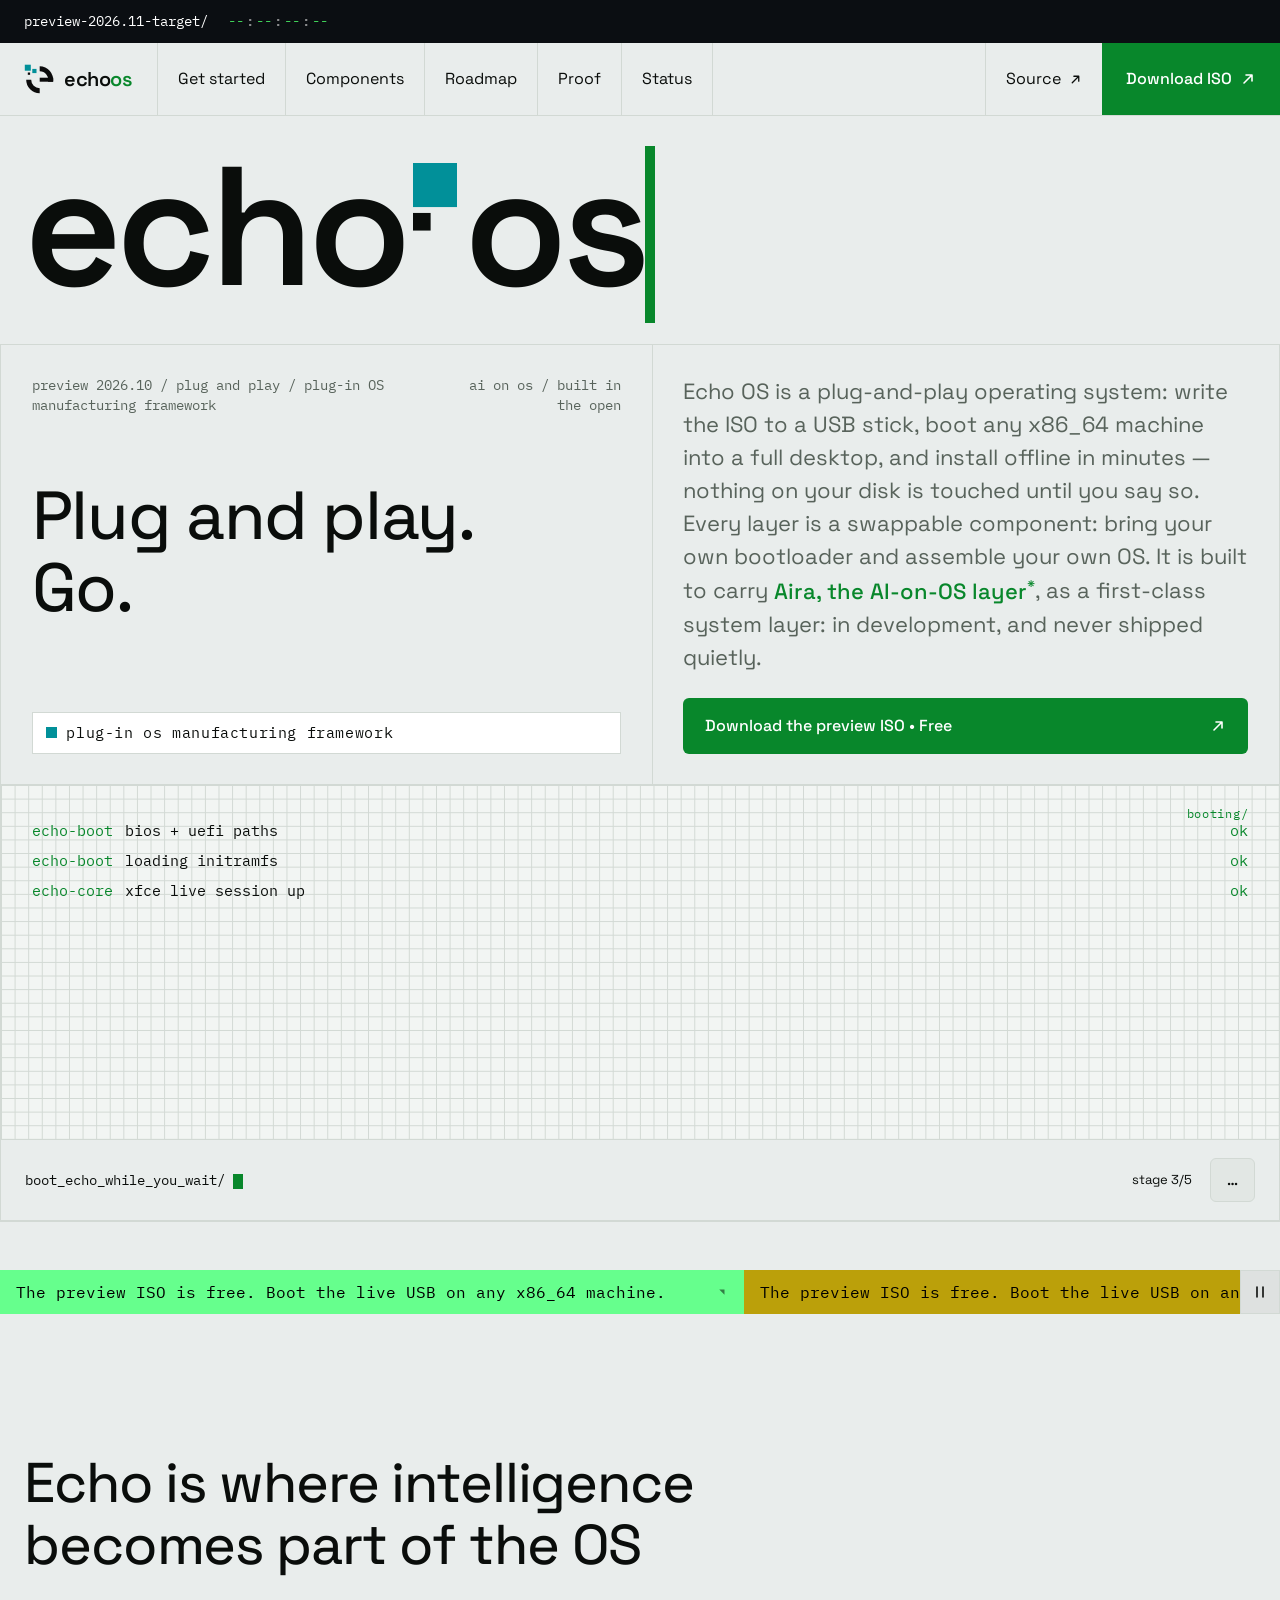
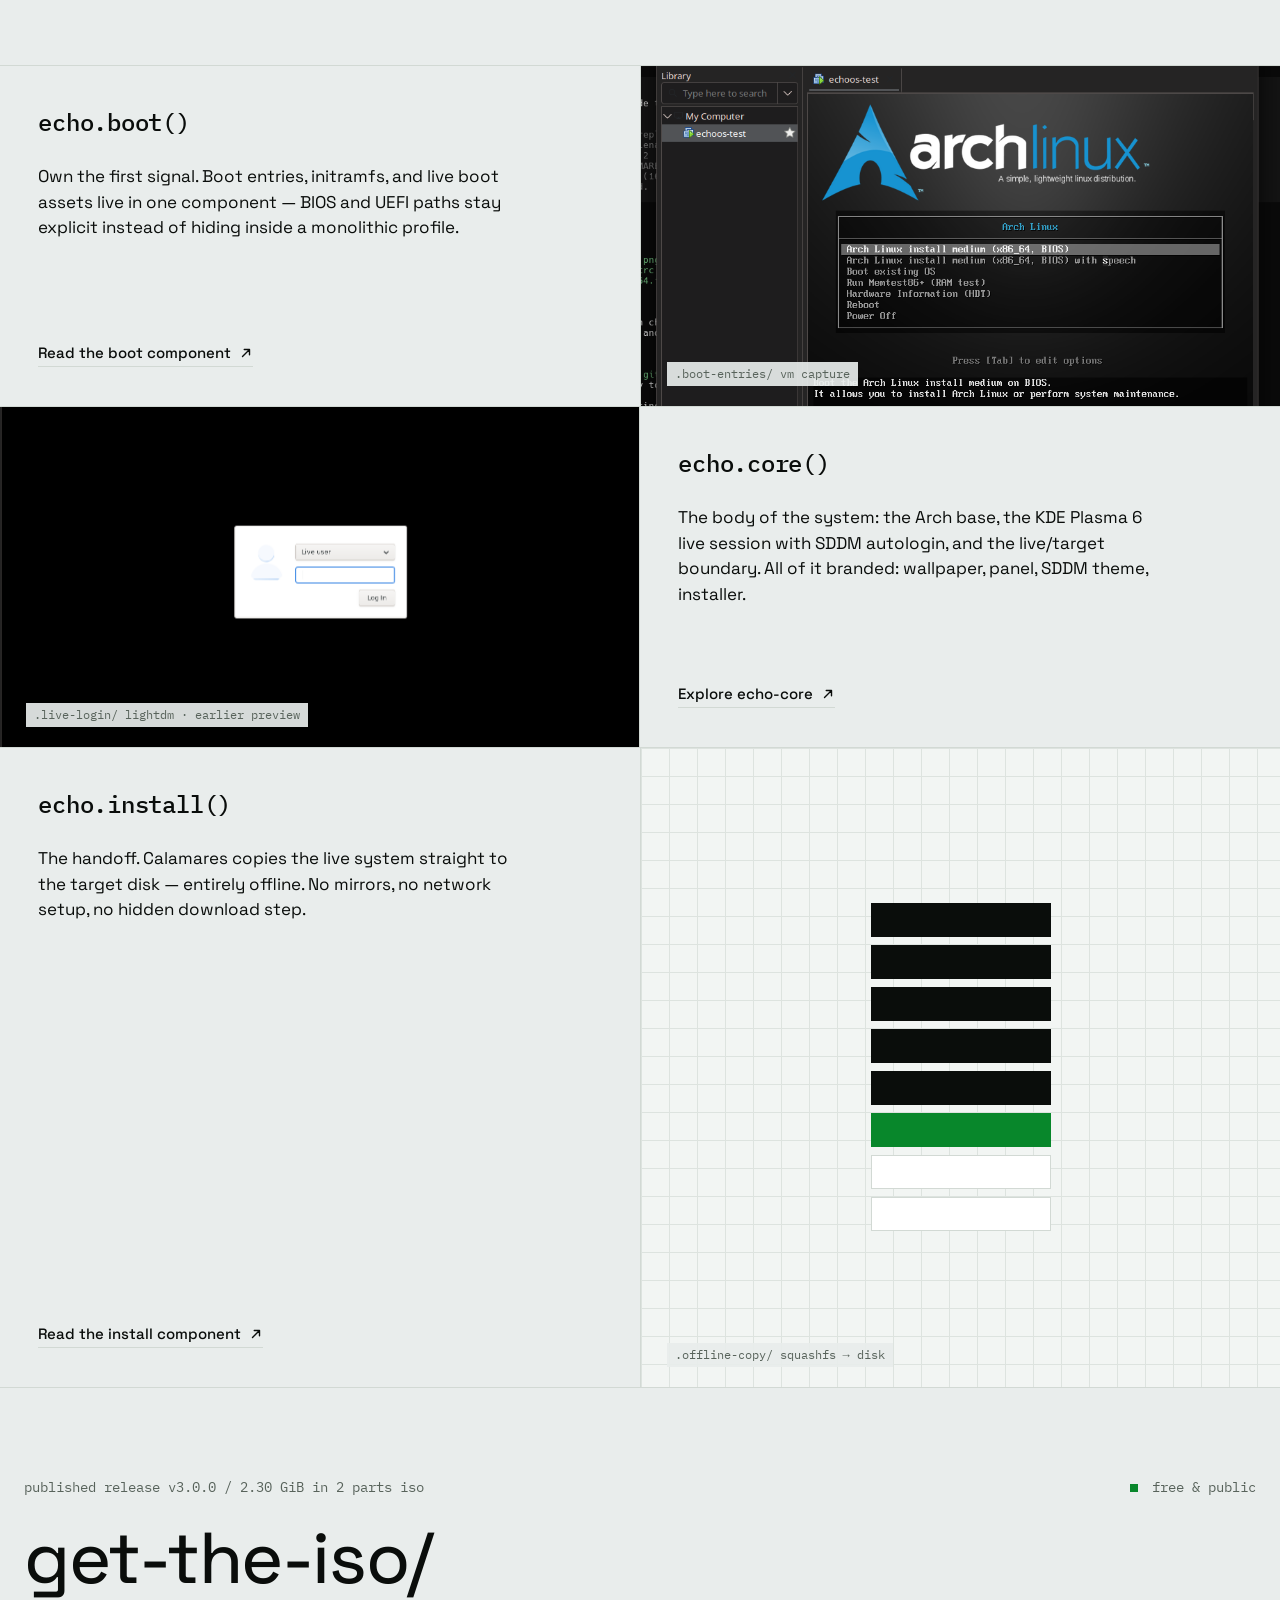
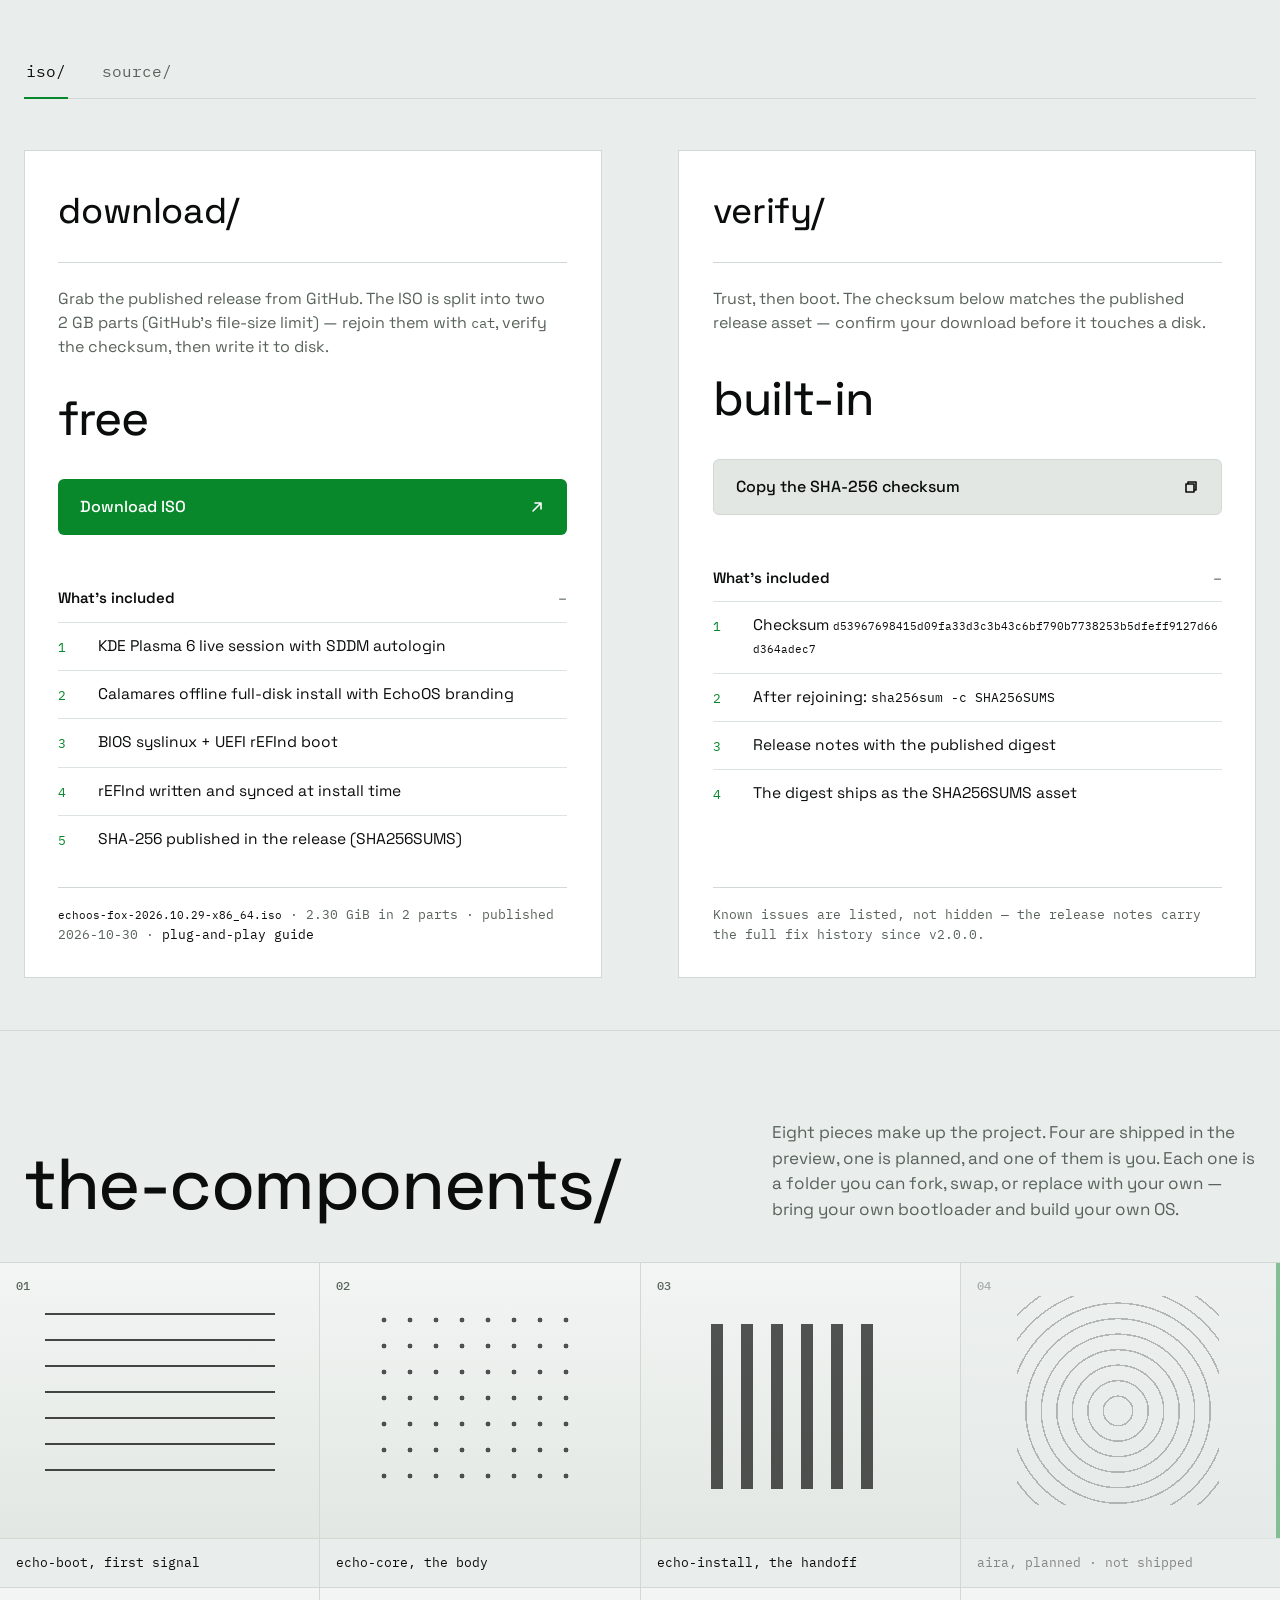
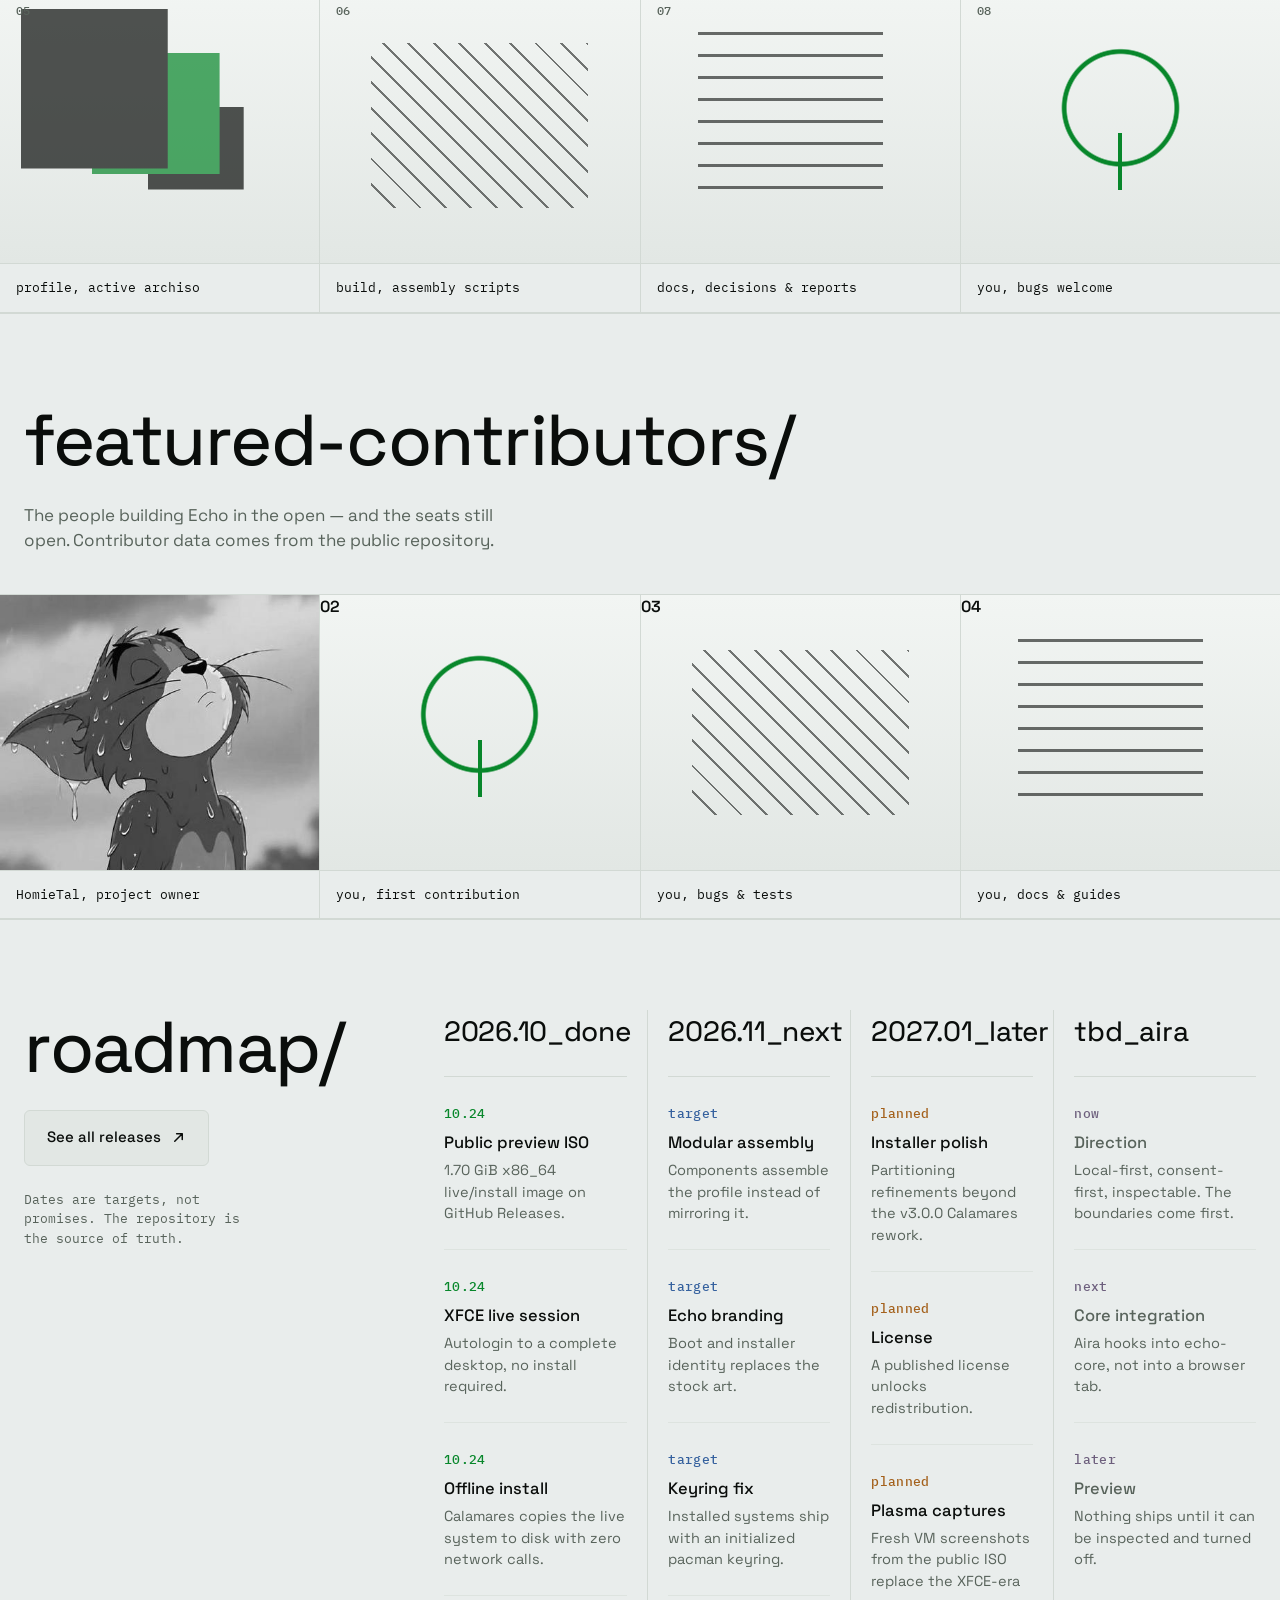
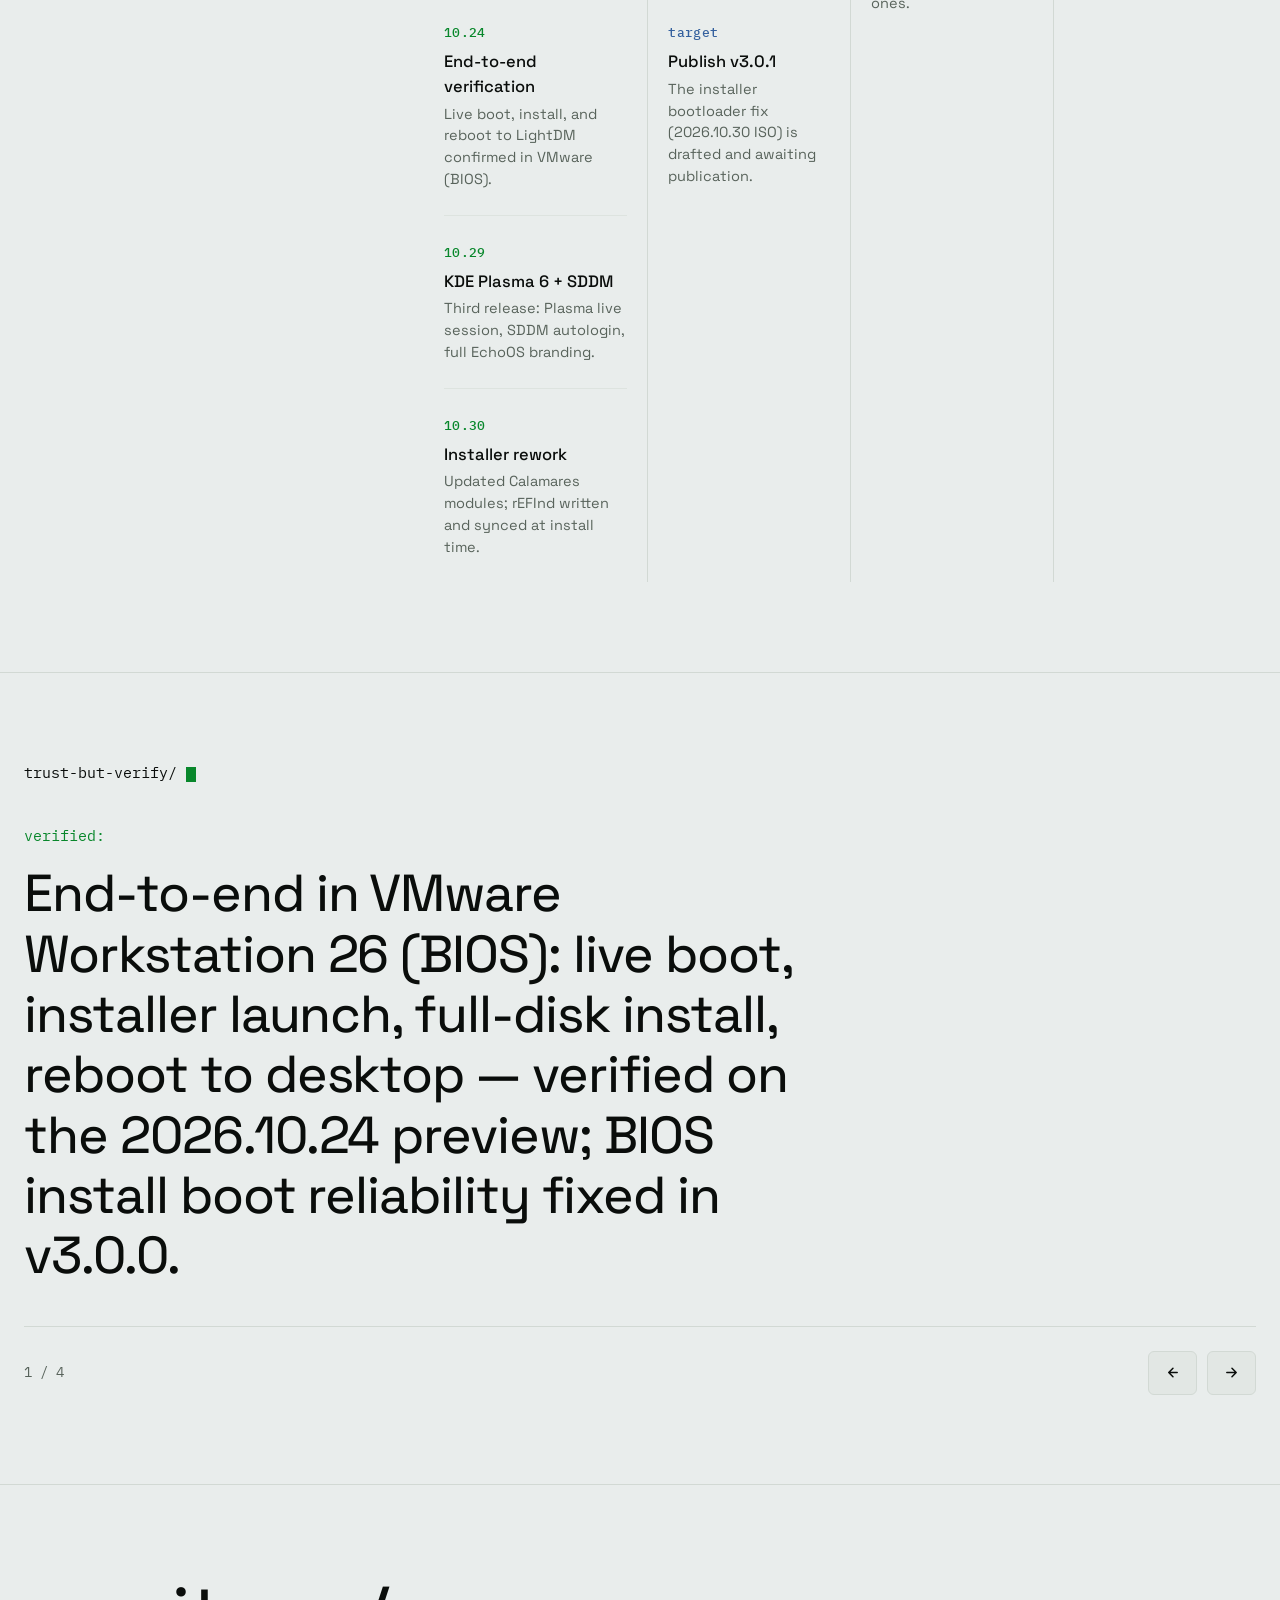
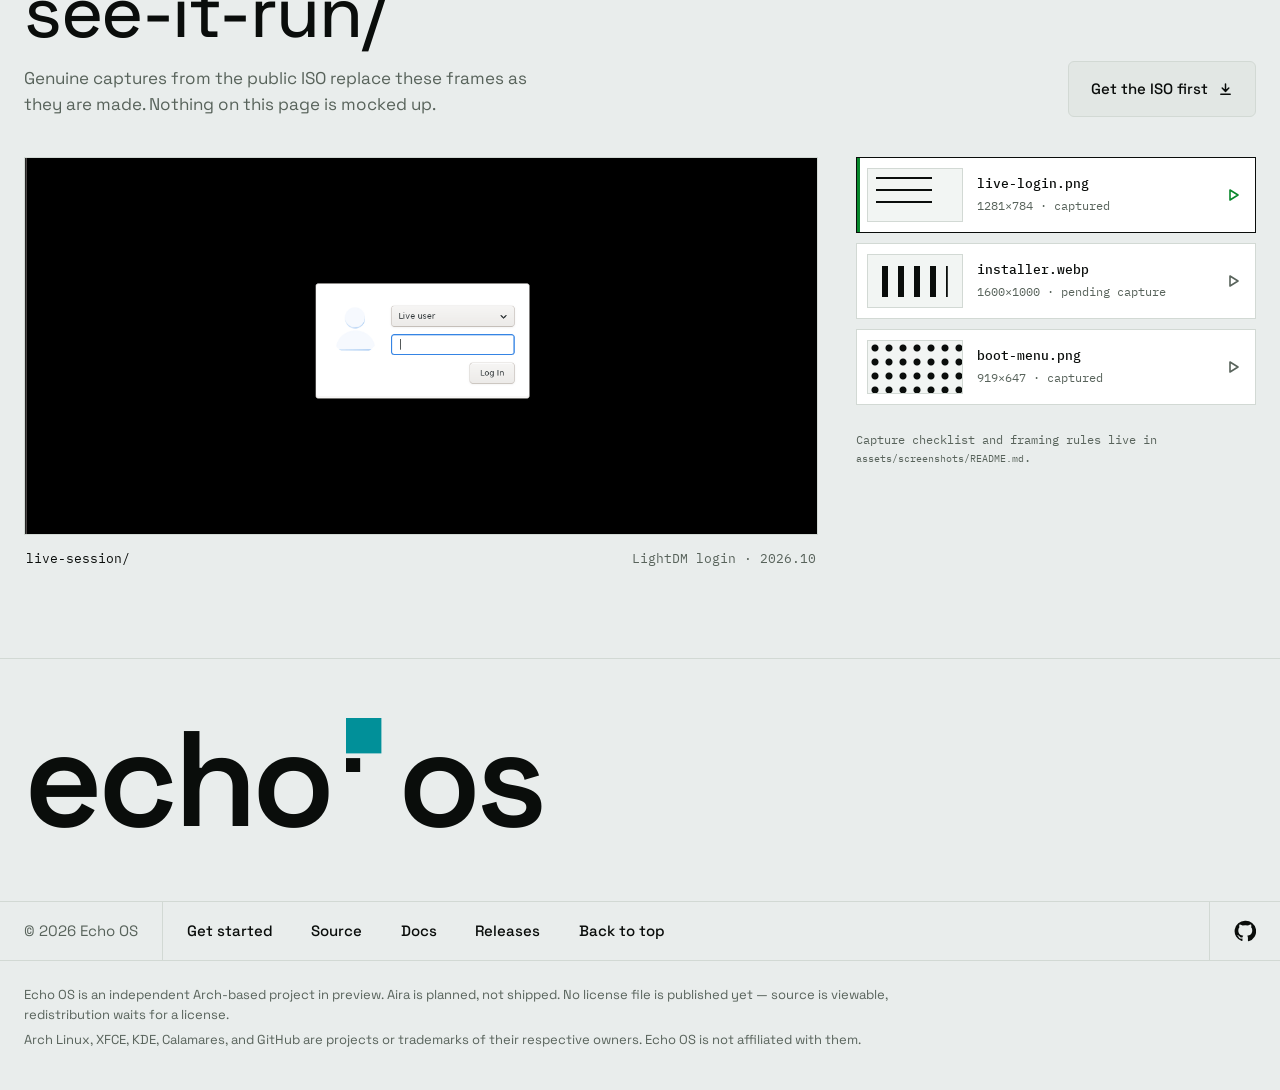
<file: index.html>
<!doctype html>
<html lang="en">
<head>
  <meta charset="utf-8">
  <meta name="viewport" content="width=device-width, initial-scale=1, viewport-fit=cover">
  <meta name="color-scheme" content="light">
  <meta name="theme-color" content="#e9edec">
  <title>Echo OS — plug and play, the plug-in OS manufacturing framework</title>
  <meta name="description" content="Echo OS is a plug-and-play Arch-based operating system: boot the live USB on any x86_64 machine and install offline in minutes. Modular components — bring your own bootloader and build your own OS. Aira, the AI-on-OS layer, is in development.">
  <link rel="icon" href="assets/img/favicon.svg?v=2" type="image/svg+xml">
  <link rel="apple-touch-icon" href="assets/img/favicon.svg?v=2">
  <link rel="manifest" href="site.webmanifest">
  <link rel="preload" href="assets/fonts/space-grotesk-var.woff2" as="font" type="font/woff2" crossorigin>
  <link rel="preload" href="assets/fonts/ibm-plex-mono-400.woff2" as="font" type="font/woff2" crossorigin>
  <link rel="stylesheet" href="assets/css/styles.css?v=2">
  <meta property="og:type" content="website">
  <meta property="og:title" content="Echo OS — plug and play, the plug-in OS manufacturing framework">
  <meta property="og:description" content="Boot the live USB, install offline in minutes. Aira, the AI-on-OS layer, is in development.">
  <meta property="og:site_name" content="Echo OS">
  <meta property="og:url" content="https://homietal.github.io/Echo/">
  <meta property="og:image" content="https://homietal.github.io/Echo/assets/img/og.png">
  <meta property="og:image:width" content="1200">
  <meta property="og:image:height" content="630">
  <meta property="og:image:alt" content="Echo OS">
  <meta name="twitter:card" content="summary_large_image">
  <meta name="twitter:title" content="Echo OS — plug and play, the plug-in OS manufacturing framework">
  <meta name="twitter:description" content="Boot the live USB, install offline in minutes. Aira, the AI-on-OS layer, is in development.">
  <meta name="twitter:image" content="https://homietal.github.io/Echo/assets/img/og.png">
  <script src="assets/js/main.js" defer></script>
</head>
<body>
  <a class="skip-link" href="#main">Skip to content</a>

  <!-- ============================== fixed top: countdown + nav -->
  <div class="site-top">
  <!-- countdown bar -->
  <div class="countdown" role="region" aria-label="Next release countdown">
    <p class="countdown__inner">
      <span class="countdown__label">preview-2026.11-target/</span>
      <span class="countdown__clock" data-countdown aria-label="Time until the next release target">
        <span data-cd="days">--</span><i>:</i><span data-cd="hours">--</span><i>:</i><span data-cd="minutes">--</span><i>:</i><span data-cd="seconds">--</span>
      </span>
    </p>
  </div>

  <!-- ============================== navigation -->
  <header class="nav" data-nav>
    <div class="nav__inner">
      <a class="nav__brand" href="#top" aria-label="Echo OS home">
        <img src="assets/img/echo-mark.svg" width="30" height="30" alt="">
        <span class="nav__wordmark">echo<b>os</b></span>
      </a>

      <nav class="nav__links" aria-label="Primary">
        <a href="get-started.html">Get started</a>
        <a href="#components">Components</a>
        <a href="#roadmap">Roadmap</a>
        <a href="#proof">Proof</a>
        <a href="#receipts">Status</a>
      </nav>

      <div class="nav__actions">
        <a class="nav__source" href="https://github.com/HomieTal/EchoOS-DEV" rel="noopener" target="_blank">
          Source
          <svg class="icon" viewBox="0 0 16 16" aria-hidden="true"><path d="M4 12 12 4M6 4h6v6"/></svg>
        </a>
        <a class="nav__cta" href="#get-the-iso">
          Download ISO
          <svg class="icon" viewBox="0 0 16 16" aria-hidden="true"><path d="M4 12 12 4M6 4h6v6"/></svg>
        </a>
        <button class="nav__menu-btn" type="button" aria-expanded="false" aria-controls="mobile-menu" aria-label="Open menu" data-menu-toggle>
          <span></span><span></span>
        </button>
      </div>
    </div>
  </header>
  </div>

  <div class="mobile-menu" id="mobile-menu" hidden data-mobile-menu>
    <nav aria-label="Mobile">
      <a href="get-started.html"><span>01</span>Get started</a>
      <a href="#components"><span>02</span>Components</a>
      <a href="#roadmap"><span>03</span>Roadmap</a>
      <a href="#proof"><span>04</span>Proof</a>
      <a href="#receipts"><span>05</span>Status</a>
      <a href="#get-the-iso"><span>06</span>Get the ISO</a>
      <a href="https://github.com/HomieTal/EchoOS-DEV" rel="noopener" target="_blank"><span>07</span>Source on GitHub</a>
    </nav>
    <div class="mobile-menu__foot">
      <a class="cta cta--primary" href="#get-the-iso">Download the preview ISO</a>
    </div>
  </div>

  <main id="main">

    <!-- ============================== hero -->
    <section class="hero" id="top" aria-labelledby="hero-statement">
      <h1 class="hero__wordmark" translate="no" aria-label="echo os">
        <span class="hero__type" data-type-text>echo</span><span class="hero__apo" aria-hidden="true" data-type-mark><svg class="apo-mark" viewBox="0 0 30 46" focusable="false"><rect width="30" height="30" fill="#019099"/><rect y="34" width="12" height="12" fill="#0a0d0b"/></svg></span><span class="hero__type" data-type-text>os</span><span class="cursor hero__cursor" aria-hidden="true"></span>
      </h1>

      <div class="hero__grid" role="group" aria-label="Echo OS summary">
        <div class="hero__cell hero__cell--statement">
          <p class="mono-meta">
            <span>preview 2026.10 / plug and play / plug-in OS manufacturing framework</span>
            <span class="mono-meta__right">ai on os / built in the open</span>
          </p>
          <p class="hero__statement" id="hero-statement">Plug and play.<br>Go.</p>
          <p class="hero__framework" translate="no"><span class="hero__framework__sq" aria-hidden="true"></span>plug-in os manufacturing framework</p>
        </div>
        <div class="hero__cell hero__cell--pitch">
          <p class="hero__pitch">Echo OS is a plug-and-play operating system: write the ISO to a USB stick, boot any x86_64 machine into a full desktop, and install offline in minutes &mdash; nothing on your disk is touched until you say so. Every layer is a swappable component: bring your own bootloader and assemble your own OS. It is built to carry <a href="#receipts">Aira, the AI-on-OS layer<sup>*</sup></a>, as a first-class system layer: in development, and never shipped quietly.</p>
          <a class="cta cta--primary cta--wide" href="#get-the-iso">
            Download the preview ISO &bull; Free
            <svg class="icon" viewBox="0 0 16 16" aria-hidden="true"><path d="M4 12 12 4M6 4h6v6"/></svg>
          </a>
        </div>
      </div>

      <!-- interactive boot sequence (original, CSS/JS only) -->
      <div class="hero__stage">
        <div class="boot" data-boot>
          <div class="boot__screen" aria-hidden="true">
            <div class="boot__grid"></div>
            <ol class="boot__lines" data-boot-lines></ol>
            <div class="boot__desktop" data-boot-desktop>
              <span class="boot__bar"><i></i><i></i><i></i></span>
              <span class="boot__win"><b>plasma &middot; live session</b><em>installer ready when you are</em></span>
            </div>
            <div class="boot__shots" data-boot-shots aria-hidden="true">
              <figure class="boot__shot">
                <img src="assets/screenshots/boot-menu.png" alt="" width="919" height="647" loading="lazy">
                <figcaption><span>boot-menu/</span><span>stock arch menu &middot; vm</span></figcaption>
              </figure>
              <figure class="boot__shot">
                <img src="assets/screenshots/live-login.png" alt="" width="1281" height="784" loading="lazy">
                <figcaption><span>live-login/</span><span>lightdm &middot; live session</span></figcaption>
              </figure>
            </div>
            <span class="boot__badge" data-boot-badge>idle/</span>
          </div>
        </div>
        <div class="hero__stage-strip">
          <p class="hero__stage-label">boot_echo_while_you_wait/ <span class="cursor" aria-hidden="true"></span></p>
          <div class="hero__stage-hud">
            <span class="mono-meta__right" data-boot-hud>stage 0/5</span>
            <button class="btn-square" type="button" data-boot-play>Play</button>
          </div>
        </div>
      </div>
    </section>

    <!-- ============================== ticker — colored segments, mono label, arrows -->
    <div class="ticker" id="ticker" role="region" aria-label="Project status ticker">
      <p class="visually-hidden">The preview ISO is free. Boot the live USB on any x86_64 machine.</p>
      <div class="ticker__viewport" aria-hidden="true">
        <div class="ticker__group" data-ticker>
          <span class="ticker__item"><span class="ticker__label">The preview ISO is free. Boot the live USB on any x86_64 machine.<svg class="ticker__icon" viewBox="0 0 16 16" aria-hidden="true"><path d="M4 12 12 4M6 4h6v6"/></svg></span></span>
          <span class="ticker__item"><span class="ticker__label">The preview ISO is free. Boot the live USB on any x86_64 machine.<svg class="ticker__icon" viewBox="0 0 16 16" aria-hidden="true"><path d="M4 12 12 4M6 4h6v6"/></svg></span></span>
          <span class="ticker__item"><span class="ticker__label">The preview ISO is free. Boot the live USB on any x86_64 machine.<svg class="ticker__icon" viewBox="0 0 16 16" aria-hidden="true"><path d="M4 12 12 4M6 4h6v6"/></svg></span></span>
          <span class="ticker__item"><span class="ticker__label">The preview ISO is free. Boot the live USB on any x86_64 machine.<svg class="ticker__icon" viewBox="0 0 16 16" aria-hidden="true"><path d="M4 12 12 4M6 4h6v6"/></svg></span></span>
          <span class="ticker__item"><span class="ticker__label">The preview ISO is free. Boot the live USB on any x86_64 machine.<svg class="ticker__icon" viewBox="0 0 16 16" aria-hidden="true"><path d="M4 12 12 4M6 4h6v6"/></svg></span></span>
        </div>
        <div class="ticker__group" data-ticker>
          <span class="ticker__item"><span class="ticker__label">The preview ISO is free. Boot the live USB on any x86_64 machine.<svg class="ticker__icon" viewBox="0 0 16 16" aria-hidden="true"><path d="M4 12 12 4M6 4h6v6"/></svg></span></span>
          <span class="ticker__item"><span class="ticker__label">The preview ISO is free. Boot the live USB on any x86_64 machine.<svg class="ticker__icon" viewBox="0 0 16 16" aria-hidden="true"><path d="M4 12 12 4M6 4h6v6"/></svg></span></span>
          <span class="ticker__item"><span class="ticker__label">The preview ISO is free. Boot the live USB on any x86_64 machine.<svg class="ticker__icon" viewBox="0 0 16 16" aria-hidden="true"><path d="M4 12 12 4M6 4h6v6"/></svg></span></span>
          <span class="ticker__item"><span class="ticker__label">The preview ISO is free. Boot the live USB on any x86_64 machine.<svg class="ticker__icon" viewBox="0 0 16 16" aria-hidden="true"><path d="M4 12 12 4M6 4h6v6"/></svg></span></span>
          <span class="ticker__item"><span class="ticker__label">The preview ISO is free. Boot the live USB on any x86_64 machine.<svg class="ticker__icon" viewBox="0 0 16 16" aria-hidden="true"><path d="M4 12 12 4M6 4h6v6"/></svg></span></span>
        </div>
      </div>
      <button class="ticker__toggle" type="button" aria-label="Pause ticker animation" data-ticker-toggle>
        <svg class="icon icon--pause" viewBox="0 0 16 16" aria-hidden="true"><path d="M5 3v10M11 3v10"/></svg>
        <svg class="icon icon--play" viewBox="0 0 16 16" aria-hidden="true"><path d="m5 3 8 5-8 5V3Z"/></svg>
      </button>
    </div>

    <!-- ============================== river -->
    <section class="river" id="river" aria-labelledby="river-title">
      <div class="river__intro">
        <h2 class="river__title" id="river-title">Echo is where intelligence becomes part of the OS</h2>
      </div>

      <article class="river__row river__row--start" aria-labelledby="river-boot">
        <div class="river__copy">
          <h3 class="river__label" id="river-boot" translate="no">echo.boot()</h3>
          <p>Own the first signal. Boot entries, initramfs, and live boot assets live in one component &mdash; BIOS and UEFI paths stay explicit instead of hiding inside a monolithic profile.</p>
          <a class="text-link" href="https://github.com/HomieTal/EchoOS-DEV/tree/main/components/echo-boot" rel="noopener" target="_blank">Read the boot component <svg class="icon" viewBox="0 0 16 16" aria-hidden="true"><path d="M4 12 12 4M6 4h6v6"/></svg></a>
        </div>
        <div class="river__visual">
          <img class="river__img" src="assets/screenshots/boot-menu.png" alt="Echo OS boot menu (stock Arch Linux ISO menu) captured in VMware" width="919" height="647" loading="lazy">
          <span class="art__caption">.boot-entries/ vm capture</span>
        </div>
      </article>

      <article class="river__row river__row--end" aria-labelledby="river-core">
        <div class="river__copy">
          <h3 class="river__label" id="river-core" translate="no">echo.core()</h3>
          <p>The body of the system: the Arch base, the KDE Plasma 6 live session with SDDM autologin, and the live/target boundary. All of it branded: wallpaper, panel, SDDM theme, installer.</p>
          <a class="text-link" href="https://github.com/HomieTal/EchoOS-DEV/tree/main/components/echo-core" rel="noopener" target="_blank">Explore echo-core <svg class="icon" viewBox="0 0 16 16" aria-hidden="true"><path d="M4 12 12 4M6 4h6v6"/></svg></a>
        </div>
        <div class="river__visual">
          <img class="river__img" src="assets/screenshots/live-login.png" alt="Echo OS live session LightDM login screen with the live user preselected (captured from the earlier XFCE preview)" width="1281" height="784" loading="lazy">
          <span class="art__caption">.live-login/ lightdm &middot; earlier preview</span>
        </div>
      </article>

      <article class="river__row river__row--start" aria-labelledby="river-install">
        <div class="river__copy">
          <h3 class="river__label" id="river-install" translate="no">echo.install()</h3>
          <p>The handoff. Calamares copies the live system straight to the target disk &mdash; entirely offline. No mirrors, no network setup, no hidden download step.</p>
          <a class="text-link" href="https://github.com/HomieTal/EchoOS-DEV/tree/main/components/echo-install" rel="noopener" target="_blank">Read the install component <svg class="icon" viewBox="0 0 16 16" aria-hidden="true"><path d="M4 12 12 4M6 4h6v6"/></svg></a>
        </div>
        <div class="river__visual" role="img" aria-label="Diagram: disk blocks being filled by the offline installer">
          <div class="art art--install" aria-hidden="true">
            <div class="art__disk">
              <i class="is-done"></i><i class="is-done"></i><i class="is-done"></i><i class="is-done"></i><i class="is-done"></i><i class="is-live"></i><i></i><i></i>
            </div>
            <span class="art__caption">.offline-copy/ squashfs &rarr; disk</span>
          </div>
        </div>
      </article>
    </section>

    <!-- ============================== get the iso (passes) -->
    <section class="passes" id="get-the-iso" aria-labelledby="passes-title">
      <div class="passes__head">
        <p class="mono-meta">
          <span>published release <span data-release-tag>v3.0.0</span> / <span data-release-size>2.30 GiB</span> iso</span>
          <span class="mono-meta__right"><span class="dot-accent" aria-hidden="true"></span> free &amp; public</span>
        </p>
        <h2 class="section-display" id="passes-title" translate="no">get-the-iso/</h2>
        <div class="tabs" role="tablist" aria-label="Download options">
          <button class="tab is-active" id="tab-iso" type="button" role="tab" aria-selected="true" aria-controls="panel-iso" data-tab="iso">iso/</button>
          <button class="tab" id="tab-source" type="button" role="tab" aria-selected="false" aria-controls="panel-source" data-tab="source">source/</button>
        </div>
      </div>

      <div class="passes__panel" id="panel-iso" role="tabpanel" aria-labelledby="tab-iso">
        <div class="passes__cards">
          <article class="pass-card">
            <h3 class="pass-card__title" translate="no">download/</h3>
            <p class="pass-card__desc">Grab the published release from GitHub. The ISO is split into two 2&nbsp;GB parts (GitHub&rsquo;s file-size limit) &mdash; rejoin them with <code>cat</code>, verify the checksum, then write it to disk.</p>
            <p class="pass-card__price">free</p>
            <a class="cta cta--primary cta--wide" href="https://github.com/HomieTal/EchoOS-DEV/releases/tag/v3.0.0" data-release-link rel="noopener" target="_blank">
              Download ISO
              <svg class="icon" viewBox="0 0 16 16" aria-hidden="true"><path d="M4 12 12 4M6 4h6v6"/></svg>
            </a>
            <details class="pass-card__included" open>
              <summary><h4>What&rsquo;s included</h4></summary>
              <ol class="included-list">
                <li><i>1</i>KDE Plasma 6 live session with SDDM autologin</li>
                <li><i>2</i>Calamares offline full-disk install with EchoOS branding</li>
                <li><i>3</i>BIOS syslinux + UEFI rEFInd boot</li>
                <li><i>4</i>rEFInd written and synced at install time</li>
                <li><i>5</i>SHA-256 published in the release (SHA256SUMS)</li>
              </ol>
            </details>
            <p class="pass-card__meta"><code data-release-iso>echoos-fox-2026.10.29-x86_64.iso</code> &middot; <span data-release-size>2.30 GiB in 2 parts</span> &middot; published <span data-release-date>2026-10-30</span> &middot; <a href="get-started.html">plug-and-play guide</a></p>
          </article>

          <article class="pass-card">
            <h3 class="pass-card__title" translate="no">verify/</h3>
            <p class="pass-card__desc">Trust, then boot. The checksum below matches the published release asset &mdash; confirm your download before it touches a disk.</p>
            <p class="pass-card__price">built-in</p>
            <button class="cta cta--ghost cta--wide" type="button" data-copy-target="sha256">
              Copy the SHA-256 checksum
              <svg class="icon" viewBox="0 0 16 16" aria-hidden="true"><path d="M5 5V3h8v8h-2M3 5h8v8H3z"/></svg>
            </button>
            <details class="pass-card__included" open>
              <summary><h4>What&rsquo;s included</h4></summary>
              <ol class="included-list">
                <li><i>1</i><span>Checksum <code class="sha-inline" id="sha256" data-release-sha>d53967698415d09fa33d3c3b43c6bf790b7738253b5dfeff9127d66d364adec7</code></span></li>
                <li><i>2</i><span>After rejoining: <code data-release-verify>sha256sum -c SHA256SUMS</code></span></li>
                <li><i>3</i><span><a href="https://github.com/HomieTal/EchoOS-DEV/releases/tag/v3.0.0" data-release-link rel="noopener" target="_blank">Release notes</a> with the published digest</span></li>
                <li><i>4</i><span>The digest ships as the <a href="https://github.com/HomieTal/EchoOS-DEV/releases/tag/v3.0.0" rel="noopener" target="_blank">SHA256SUMS asset</a></span></li>
              </ol>
            </details>
            <p class="pass-card__meta">Known issues are listed, not hidden &mdash; the release notes carry the full fix history since v2.0.0.</p>
          </article>
        </div>
      </div>

      <div class="passes__panel" id="panel-source" role="tabpanel" aria-labelledby="tab-source" hidden>
        <div class="passes__cards">
          <article class="pass-card">
            <h3 class="pass-card__title" translate="no">build/</h3>
            <p class="pass-card__desc">Assemble the ISO yourself on an Arch host. The profile, components, and build script are all in the repository.</p>
            <p class="pass-card__price">open</p>
            <a class="cta cta--ghost cta--wide" href="https://github.com/HomieTal/EchoOS-DEV" rel="noopener" target="_blank">
              Open the repository
              <svg class="icon" viewBox="0 0 16 16" aria-hidden="true"><path d="M4 12 12 4M6 4h6v6"/></svg>
            </a>
            <details class="pass-card__included" open>
              <summary><h4>What&rsquo;s included</h4></summary>
              <ol class="included-list">
                <li><i>1</i>ArchISO 91 build profile</li>
                <li><i>2</i>echo-boot / echo-core / echo-install components</li>
                <li><i>3</i><span><code>./build.sh</code> assembly and validation</span></li>
                <li><i>4</i>Requires <code>archiso</code>, <code>base-devel</code>, <code>squashfs-tools</code></li>
              </ol>
            </details>
            <p class="pass-card__meta"><code>git clone https://github.com/HomieTal/EchoOS-DEV.git &amp;&amp; cd EchoOS-DEV &amp;&amp; ./build.sh</code> &middot; <a href="get-started.html">full walkthrough</a></p>
          </article>

          <article class="pass-card">
            <h3 class="pass-card__title" translate="no">docs/</h3>
            <p class="pass-card__desc">Every decision is written down. Read the architecture reports, check the component maps, or argue with us in the issue tracker.</p>
            <p class="pass-card__price">public</p>
            <a class="cta cta--ghost cta--wide" href="https://github.com/HomieTal/EchoOS-DEV/tree/main/docs" rel="noopener" target="_blank">
              Browse the documentation
              <svg class="icon" viewBox="0 0 16 16" aria-hidden="true"><path d="M4 12 12 4M6 4h6v6"/></svg>
            </a>
            <details class="pass-card__included" open>
              <summary><h4>What&rsquo;s included</h4></summary>
              <ol class="included-list">
                <li><i>1</i>Phase-1 architecture report</li>
                <li><i>2</i>Component maps and parity checks</li>
                <li><i>3</i>Build and validation notes</li>
                <li><i>4</i><a href="https://github.com/HomieTal/EchoOS-DEV/issues" rel="noopener" target="_blank">Issue tracker</a> for bugs and rough edges</li>
              </ol>
            </details>
            <p class="pass-card__meta">No license file is published yet. Source is viewable today; redistribution waits for a license.</p>
          </article>
        </div>
      </div>
    </section>

    <!-- ============================== components (speakers) -->
    <section class="components" id="components" aria-labelledby="components-title">
      <div class="components__head">
        <h2 class="section-display" id="components-title" translate="no">the-components/</h2>
        <p class="components__aside">Eight pieces make up the project. Four are shipped in the preview, one is planned, and one of them is you. Each one is a folder you can fork, swap, or replace with your own &mdash; bring your own bootloader and build your own OS.</p>
      </div>
      <ul class="components__grid">
        <li class="comp-tile">
          <button class="comp-tile__hit" type="button" data-comp="echo-boot" aria-haspopup="dialog">
            <span class="comp-tile__art" aria-hidden="true"><i class="pat pat--boot"></i><b>01</b></span>
            <span class="comp-tile__cap">echo-boot, first signal</span>
          </button>
        </li>
        <li class="comp-tile">
          <button class="comp-tile__hit" type="button" data-comp="echo-core" aria-haspopup="dialog">
            <span class="comp-tile__art" aria-hidden="true"><i class="pat pat--core"></i><b>02</b></span>
            <span class="comp-tile__cap">echo-core, the body</span>
          </button>
        </li>
        <li class="comp-tile">
          <button class="comp-tile__hit" type="button" data-comp="echo-install" aria-haspopup="dialog">
            <span class="comp-tile__art" aria-hidden="true"><i class="pat pat--install"></i><b>03</b></span>
            <span class="comp-tile__cap">echo-install, the handoff</span>
          </button>
        </li>
        <li class="comp-tile comp-tile--planned">
          <button class="comp-tile__hit" type="button" data-comp="aira" aria-haspopup="dialog">
            <span class="comp-tile__art" aria-hidden="true"><i class="pat pat--aira"></i><b>04</b></span>
            <span class="comp-tile__cap">aira, planned &middot; not shipped</span>
          </button>
        </li>
        <li class="comp-tile">
          <button class="comp-tile__hit" type="button" data-comp="profile" aria-haspopup="dialog">
            <span class="comp-tile__art" aria-hidden="true"><i class="pat pat--profile"></i><b>05</b></span>
            <span class="comp-tile__cap">profile, active archiso</span>
          </button>
        </li>
        <li class="comp-tile">
          <button class="comp-tile__hit" type="button" data-comp="build" aria-haspopup="dialog">
            <span class="comp-tile__art" aria-hidden="true"><i class="pat pat--build"></i><b>06</b></span>
            <span class="comp-tile__cap">build, assembly scripts</span>
          </button>
        </li>
        <li class="comp-tile">
          <button class="comp-tile__hit" type="button" data-comp="docs" aria-haspopup="dialog">
            <span class="comp-tile__art" aria-hidden="true"><i class="pat pat--docs"></i><b>07</b></span>
            <span class="comp-tile__cap">docs, decisions &amp; reports</span>
          </button>
        </li>
        <li class="comp-tile">
          <button class="comp-tile__hit" type="button" data-comp="you" aria-haspopup="dialog">
            <span class="comp-tile__art" aria-hidden="true"><i class="pat pat--you"></i><b>08</b></span>
            <span class="comp-tile__cap">you, bugs welcome</span>
          </button>
        </li>
      </ul>
    </section>

    <!-- ============================== contributors -->
    <section class="contributors" id="contributors" aria-labelledby="contributors-title">
      <div class="components__head">
        <h2 class="section-display" id="contributors-title" translate="no">featured-contributors/</h2>
        <p class="components__aside">The people building Echo in the open &mdash; and the seats still open. Contributor data comes from the public repository.</p>
      </div>
      <ul class="components__grid">
        <li class="comp-tile">
          <a class="contrib-tile" href="https://github.com/HomieTal" rel="noopener" target="_blank">
            <span class="contrib-tile__photo"><img src="assets/img/contributors/homietal.png" alt="HomieTal's GitHub avatar" width="460" height="460" loading="lazy"></span>
            <span class="comp-tile__cap">HomieTal, project owner</span>
          </a>
        </li>
        <li class="comp-tile">
          <a class="contrib-tile" href="https://github.com/HomieTal/EchoOS-DEV/issues" rel="noopener" target="_blank">
            <span class="contrib-tile__photo" aria-hidden="true"><i class="pat pat--you"></i><b>02</b></span>
            <span class="comp-tile__cap">you, first contribution</span>
          </a>
        </li>
        <li class="comp-tile">
          <a class="contrib-tile" href="https://github.com/HomieTal/EchoOS-DEV/issues" rel="noopener" target="_blank">
            <span class="contrib-tile__photo" aria-hidden="true"><i class="pat pat--build"></i><b>03</b></span>
            <span class="comp-tile__cap">you, bugs &amp; tests</span>
          </a>
        </li>
        <li class="comp-tile">
          <a class="contrib-tile" href="https://github.com/HomieTal/EchoOS-DEV/tree/main/docs" rel="noopener" target="_blank">
            <span class="contrib-tile__photo" aria-hidden="true"><i class="pat pat--docs"></i><b>04</b></span>
            <span class="comp-tile__cap">you, docs &amp; guides</span>
          </a>
        </li>
      </ul>
    </section>

    <!-- ============================== roadmap (agenda) -->
    <section class="roadmap" id="roadmap" aria-labelledby="roadmap-title">
      <div class="roadmap__side">
        <h2 class="section-display" id="roadmap-title" translate="no">roadmap/</h2>
        <a class="btn-square btn-square--lg" href="https://github.com/HomieTal/EchoOS-DEV/releases" rel="noopener" target="_blank">
          See all releases
          <svg class="icon" viewBox="0 0 16 16" aria-hidden="true"><path d="M4 12 12 4M6 4h6v6"/></svg>
        </a>
        <p class="roadmap__note">Dates are targets, not promises. The repository is the source of truth.</p>
      </div>

      <div class="roadmap__days">
        <article class="day day--done">
          <h3 class="day__label" translate="no">2026.10_done</h3>
          <ol class="day__list">
            <li><span class="day__time">10.24</span><p class="day__title">Public preview ISO</p><p class="day__desc">1.70 GiB x86_64 live/install image on GitHub Releases.</p></li>
            <li><span class="day__time">10.24</span><p class="day__title">XFCE live session</p><p class="day__desc">Autologin to a complete desktop, no install required.</p></li>
            <li><span class="day__time">10.24</span><p class="day__title">Offline install</p><p class="day__desc">Calamares copies the live system to disk with zero network calls.</p></li>
            <li><span class="day__time">10.24</span><p class="day__title">End-to-end verification</p><p class="day__desc">Live boot, install, and reboot to LightDM confirmed in VMware (BIOS).</p></li>
            <li><span class="day__time">10.29</span><p class="day__title">KDE Plasma 6 + SDDM</p><p class="day__desc">Third release: Plasma live session, SDDM autologin, full EchoOS branding.</p></li>
            <li><span class="day__time">10.30</span><p class="day__title">Installer rework</p><p class="day__desc">Updated Calamares modules; rEFInd written and synced at install time.</p></li>
          </ol>
        </article>

        <article class="day day--next">
          <h3 class="day__label" translate="no">2026.11_next</h3>
          <ol class="day__list">
            <li><span class="day__time">target</span><p class="day__title">Modular assembly</p><p class="day__desc">Components assemble the profile instead of mirroring it.</p></li>
            <li><span class="day__time">target</span><p class="day__title">Echo branding</p><p class="day__desc">Boot and installer identity replaces the stock art.</p></li>
            <li><span class="day__time">target</span><p class="day__title">Keyring fix</p><p class="day__desc">Installed systems ship with an initialized pacman keyring.</p></li>
            <li><span class="day__time">target</span><p class="day__title">Publish v3.0.1</p><p class="day__desc">The installer bootloader fix (2026.10.30 ISO) is drafted and awaiting publication.</p></li>
          </ol>
        </article>

        <article class="day day--later">
          <h3 class="day__label" translate="no">2027.01_later</h3>
          <ol class="day__list">
            <li><span class="day__time">planned</span><p class="day__title">Installer polish</p><p class="day__desc">Partitioning refinements beyond the v3.0.0 Calamares rework.</p></li>
            <li><span class="day__time">planned</span><p class="day__title">License</p><p class="day__desc">A published license unlocks redistribution.</p></li>
            <li><span class="day__time">planned</span><p class="day__title">Plasma captures</p><p class="day__desc">Fresh VM screenshots from the public ISO replace the XFCE-era ones.</p></li>
          </ol>
        </article>

        <article class="day day--aira">
          <h3 class="day__label" translate="no">tbd_aira</h3>
          <ol class="day__list">
            <li><span class="day__time">now</span><p class="day__title">Direction</p><p class="day__desc">Local-first, consent-first, inspectable. The boundaries come first.</p></li>
            <li><span class="day__time">next</span><p class="day__title">Core integration</p><p class="day__desc">Aira hooks into echo-core, not into a browser tab.</p></li>
            <li><span class="day__time">later</span><p class="day__title">Preview</p><p class="day__desc">Nothing ships until it can be inspected and turned off.</p></li>
          </ol>
        </article>
      </div>
    </section>

    <!-- ============================== receipts (testimonials) -->
    <section class="receipts" id="receipts" aria-labelledby="receipts-title">
      <p class="receipts__kicker"><span id="receipts-title" translate="no">trust-but-verify/</span> <span class="cursor" aria-hidden="true"></span></p>

      <div class="receipts__stage" data-receipts aria-live="polite">
        <blockquote class="receipt is-active">
          <p class="receipt__prefix" translate="no">verified:</p>
          <p class="receipt__text">End-to-end in VMware Workstation 26 (BIOS): live boot, installer launch, full-disk install, reboot to desktop &mdash; verified on the 2026.10.24 preview; BIOS install boot reliability fixed in v3.0.0.</p>
        </blockquote>
        <blockquote class="receipt">
          <p class="receipt__prefix" translate="no">published:</p>
          <p class="receipt__text">The SHA-256 of the joined ISO is public. d5396769&hellip;364adec7 &mdash; check your download before you boot it.</p>
        </blockquote>
        <blockquote class="receipt">
          <p class="receipt__prefix" translate="no">open:</p>
          <p class="receipt__text">No license file yet. The source is viewable today; redistribution rights wait until a license lands.</p>
        </blockquote>
        <blockquote class="receipt">
          <p class="receipt__prefix" translate="no">planned:</p>
          <p class="receipt__text">Aira is a direction, not a capability. The current ISO contains no AI features &mdash; we will say so the day that changes.</p>
        </blockquote>
      </div>

      <div class="receipts__nav">
        <span class="receipts__count" data-receipt-count>1 / 4</span>
        <div class="receipts__buttons">
          <button class="btn-square" type="button" data-receipt-prev aria-label="Previous status">
            <svg class="icon" viewBox="0 0 16 16" aria-hidden="true"><path d="M13 8H4M8.5 3.5 4 8l4.5 4.5"/></svg>
          </button>
          <button class="btn-square" type="button" data-receipt-next aria-label="Next status">
            <svg class="icon" viewBox="0 0 16 16" aria-hidden="true"><path d="M3 8h9M8.5 3.5 13 8l-4.5 4.5"/></svg>
          </button>
        </div>
      </div>
    </section>

    <!-- ============================== proof (videos) -->
    <section class="proof" id="proof" aria-labelledby="proof-title">
      <div class="proof__head">
        <div>
          <h2 class="section-display" id="proof-title" translate="no">see-it-run/</h2>
          <p class="proof__sub">Genuine captures from the public ISO replace these frames as they are made. Nothing on this page is mocked up.</p>
        </div>
        <a class="btn-square btn-square--lg" href="https://github.com/HomieTal/EchoOS-DEV/releases/tag/v3.0.0" data-release-link rel="noopener" target="_blank">
          Get the ISO first
          <svg class="icon" viewBox="0 0 16 16" aria-hidden="true"><path d="M8 2v8M4.5 6.5 8 10l3.5-3.5M3 13h10"/></svg>
        </a>
      </div>

      <div class="proof__layout">
        <div class="proof__feature">
          <figure class="shot is-active" data-shot data-shot-name="live-session">
            <img class="shot__img" src="assets/screenshots/live-login.png" alt="Echo OS live session LightDM login screen with the live user preselected" width="1281" height="784" loading="lazy">
            <div class="shot__fallback">
              <div class="art art--boot art--fill" aria-hidden="true">
                <div class="art__bootlist">
                  <span><b>live session</b><u>xfce &middot; autologin</u></span>
                  <span><b>session</b><u>lightdm + xfwm4</u></span>
                  <span><b>installer</b><u>calamares launcher</u></span>
                  <span><b>capture</b><u>pending, from the iso</u></span>
                </div>
                <span class="art__caption">.live-session/</span>
              </div>
            </div>
            <figcaption><span>live-session/</span><span class="shot__meta">LightDM login &middot; 2026.10</span></figcaption>
          </figure>

          <figure class="shot" data-shot data-shot-name="installer">
            <img class="shot__img" src="assets/screenshots/installer.webp" alt="Calamares installer running on Echo OS" width="1600" height="1000" loading="lazy">
            <div class="shot__fallback">
              <div class="art art--install art--fill" aria-hidden="true">
                <div class="art__disk art__disk--tall">
                  <i class="is-done"></i><i class="is-done"></i><i class="is-live"></i><i></i><i></i><i></i>
                </div>
                <span class="art__caption">.installer/ calamares 3.4.2</span>
              </div>
            </div>
            <figcaption><span>installer/</span><span class="shot__meta">Calamares &middot; offline</span></figcaption>
          </figure>

          <figure class="shot" data-shot data-shot-name="boot">
            <img class="shot__img" src="assets/screenshots/boot-menu.png" alt="Echo OS boot menu (stock Arch Linux ISO menu) captured in VMware" width="919" height="647" loading="lazy">
            <div class="shot__fallback">
              <div class="art art--boot art--fill" aria-hidden="true">
                <div class="art__bootlist">
                  <span><b>echo os</b><u>live &middot; default</u></span>
                  <span><b>echo os</b><u>accessibility</u></span>
                  <span><b>firmware</b><u>bios + uefi</u></span>
                  <span><b>capture</b><u>pending, from the iso</u></span>
                </div>
                <span class="art__caption">.boot-menu/</span>
              </div>
            </div>
            <figcaption><span>boot/</span><span class="shot__meta">stock menu &middot; vm capture</span></figcaption>
          </figure>
        </div>

        <div class="proof__playlist" role="group" aria-label="Capture playlist">
          <button class="playlist-item is-active" type="button" aria-pressed="true" data-playlist="live-session">
            <span class="playlist-item__poster art--mini-boot" aria-hidden="true"></span>
            <span class="playlist-item__body">
              <b>live-login.png</b>
              <em data-playlist-meta>1281&times;784 &middot; captured</em>
            </span>
            <svg class="icon" viewBox="0 0 16 16" aria-hidden="true"><path d="m5 3 8 5-8 5V3Z"/></svg>
          </button>
          <button class="playlist-item" type="button" aria-pressed="false" data-playlist="installer">
            <span class="playlist-item__poster art--mini-install" aria-hidden="true"></span>
            <span class="playlist-item__body">
              <b>installer.webp</b>
              <em data-playlist-meta>1600&times;1000 &middot; pending capture</em>
            </span>
            <svg class="icon" viewBox="0 0 16 16" aria-hidden="true"><path d="m5 3 8 5-8 5V3Z"/></svg>
          </button>
          <button class="playlist-item" type="button" aria-pressed="false" data-playlist="boot">
            <span class="playlist-item__poster art--mini-boot2" aria-hidden="true"></span>
            <span class="playlist-item__body">
              <b>boot-menu.png</b>
              <em data-playlist-meta>919&times;647 &middot; captured</em>
            </span>
            <svg class="icon" viewBox="0 0 16 16" aria-hidden="true"><path d="m5 3 8 5-8 5V3Z"/></svg>
          </button>
          <p class="proof__playlist-note">Capture checklist and framing rules live in <code>assets/screenshots/README.md</code>.</p>
        </div>
      </div>
    </section>
  </main>

  <!-- ============================== footer -->
  <footer class="footer">
    <div class="footer__brandrow">
      <p class="footer__wordmark" translate="no"><span>echo</span><span class="footer__apo" aria-hidden="true"><svg class="apo-mark" viewBox="0 0 30 46" focusable="false"><rect width="30" height="30" fill="#019099"/><rect y="34" width="12" height="12" fill="#0a0d0b"/></svg></span><b>os</b></p>
    </div>
    <div class="footer__bar">
      <p>&copy; 2026 Echo OS</p>
      <nav aria-label="Footer">
        <a href="get-started.html">Get started</a>
        <a href="https://github.com/HomieTal/EchoOS-DEV" rel="noopener" target="_blank">Source</a>
        <a href="https://github.com/HomieTal/EchoOS-DEV/tree/main/docs" rel="noopener" target="_blank">Docs</a>
        <a href="https://github.com/HomieTal/EchoOS-DEV/releases" rel="noopener" target="_blank">Releases</a>
        <a href="#top">Back to top</a>
      </nav>
      <a class="footer__gh" href="https://github.com/HomieTal/EchoOS-DEV" rel="noopener" target="_blank" aria-label="Echo OS on GitHub">
        <svg class="icon" viewBox="0 0 24 24" aria-hidden="true"><path d="M12 .8a11.4 11.4 0 0 0-3.6 22.2c.6.1.8-.2.8-.5v-2.2c-3.3.7-4-1.4-4-1.4-.5-1.4-1.3-1.7-1.3-1.7-1.1-.7.1-.7.1-.7 1.2.1 1.9 1.2 1.9 1.2 1.1 1.8 2.8 1.3 3.5 1 .1-.8.4-1.3.8-1.6-2.7-.3-5.5-1.3-5.5-5.9 0-1.3.5-2.4 1.2-3.2-.1-.3-.5-1.5.1-3.1 0 0 1-.3 3.3 1.2a11.3 11.3 0 0 1 6 0c2.3-1.5 3.3-1.2 3.3-1.2.6 1.6.2 2.8.1 3.1.8.8 1.2 1.9 1.2 3.2 0 4.6-2.8 5.6-5.5 5.9.4.4.8 1.1.8 2.2v3.3c0 .3.2.6.8.5A11.4 11.4 0 0 0 12 .8Z"/></svg>
      </a>
    </div>
    <div class="footer__fine">
      <p>Echo OS is an independent Arch-based project in preview. Aira is planned, not shipped. No license file is published yet &mdash; source is viewable, redistribution waits for a license.</p>
      <p>Arch Linux, XFCE, KDE, Calamares, and GitHub are projects or trademarks of their respective owners. Echo OS is not affiliated with them.</p>
    </div>
  </footer>

  <dialog class="comp-dialog" data-comp-dialog aria-labelledby="comp-dialog-title">
    <div class="comp-dialog__head">
      <h3 class="comp-dialog__title" id="comp-dialog-title" translate="no"></h3>
      <button class="comp-dialog__close" type="button" data-comp-close aria-label="Close details">
        <svg class="icon" viewBox="0 0 16 16" aria-hidden="true"><path d="M4 4l8 8M12 4l-8 8"/></svg>
      </button>
    </div>
    <p class="comp-dialog__status"></p>
    <p class="comp-dialog__desc"></p>
    <ul class="comp-dialog__facts"></ul>
    <a class="comp-dialog__link text-link" rel="noopener" target="_blank">Open in the repository <svg class="icon" viewBox="0 0 16 16" aria-hidden="true"><path d="M4 12 12 4M6 4h6v6"/></svg></a>
  </dialog>

  <div class="toast" role="status" aria-live="polite" data-toast></div>
</body>
</html>
</file>
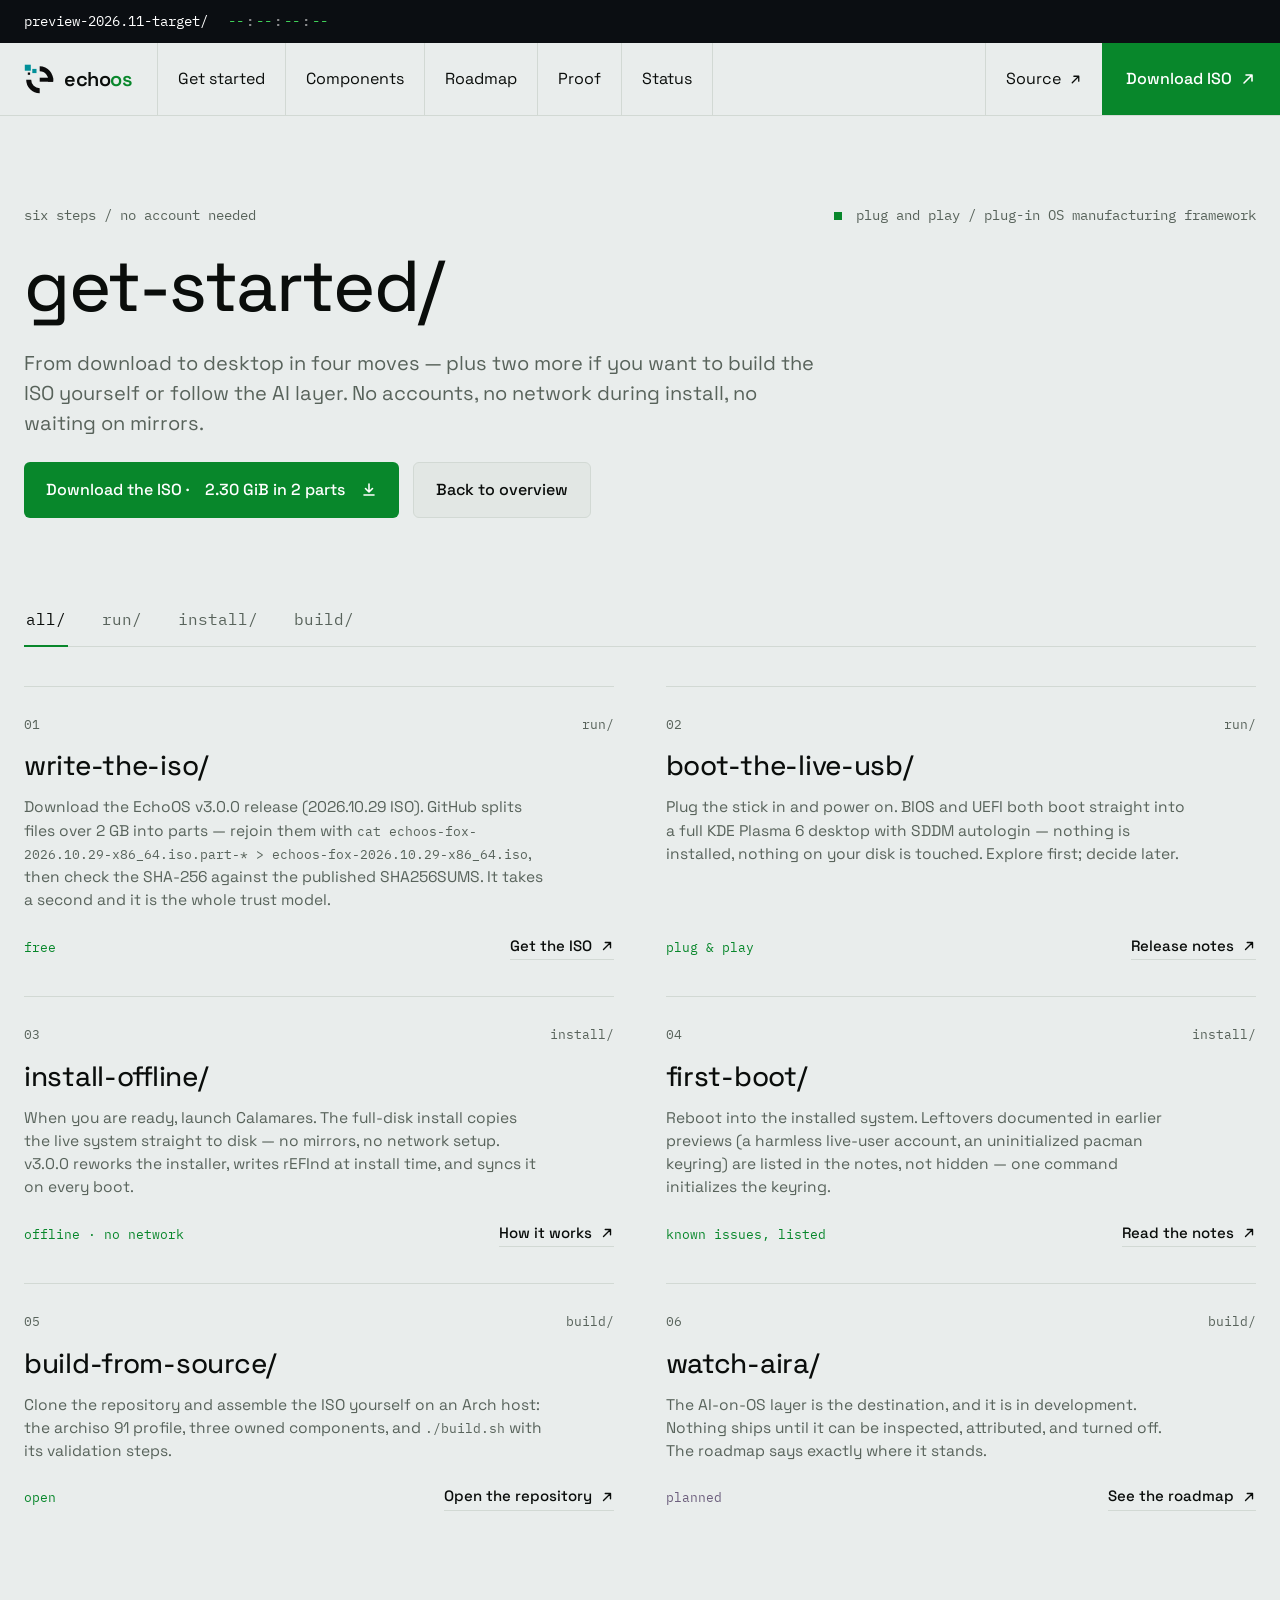
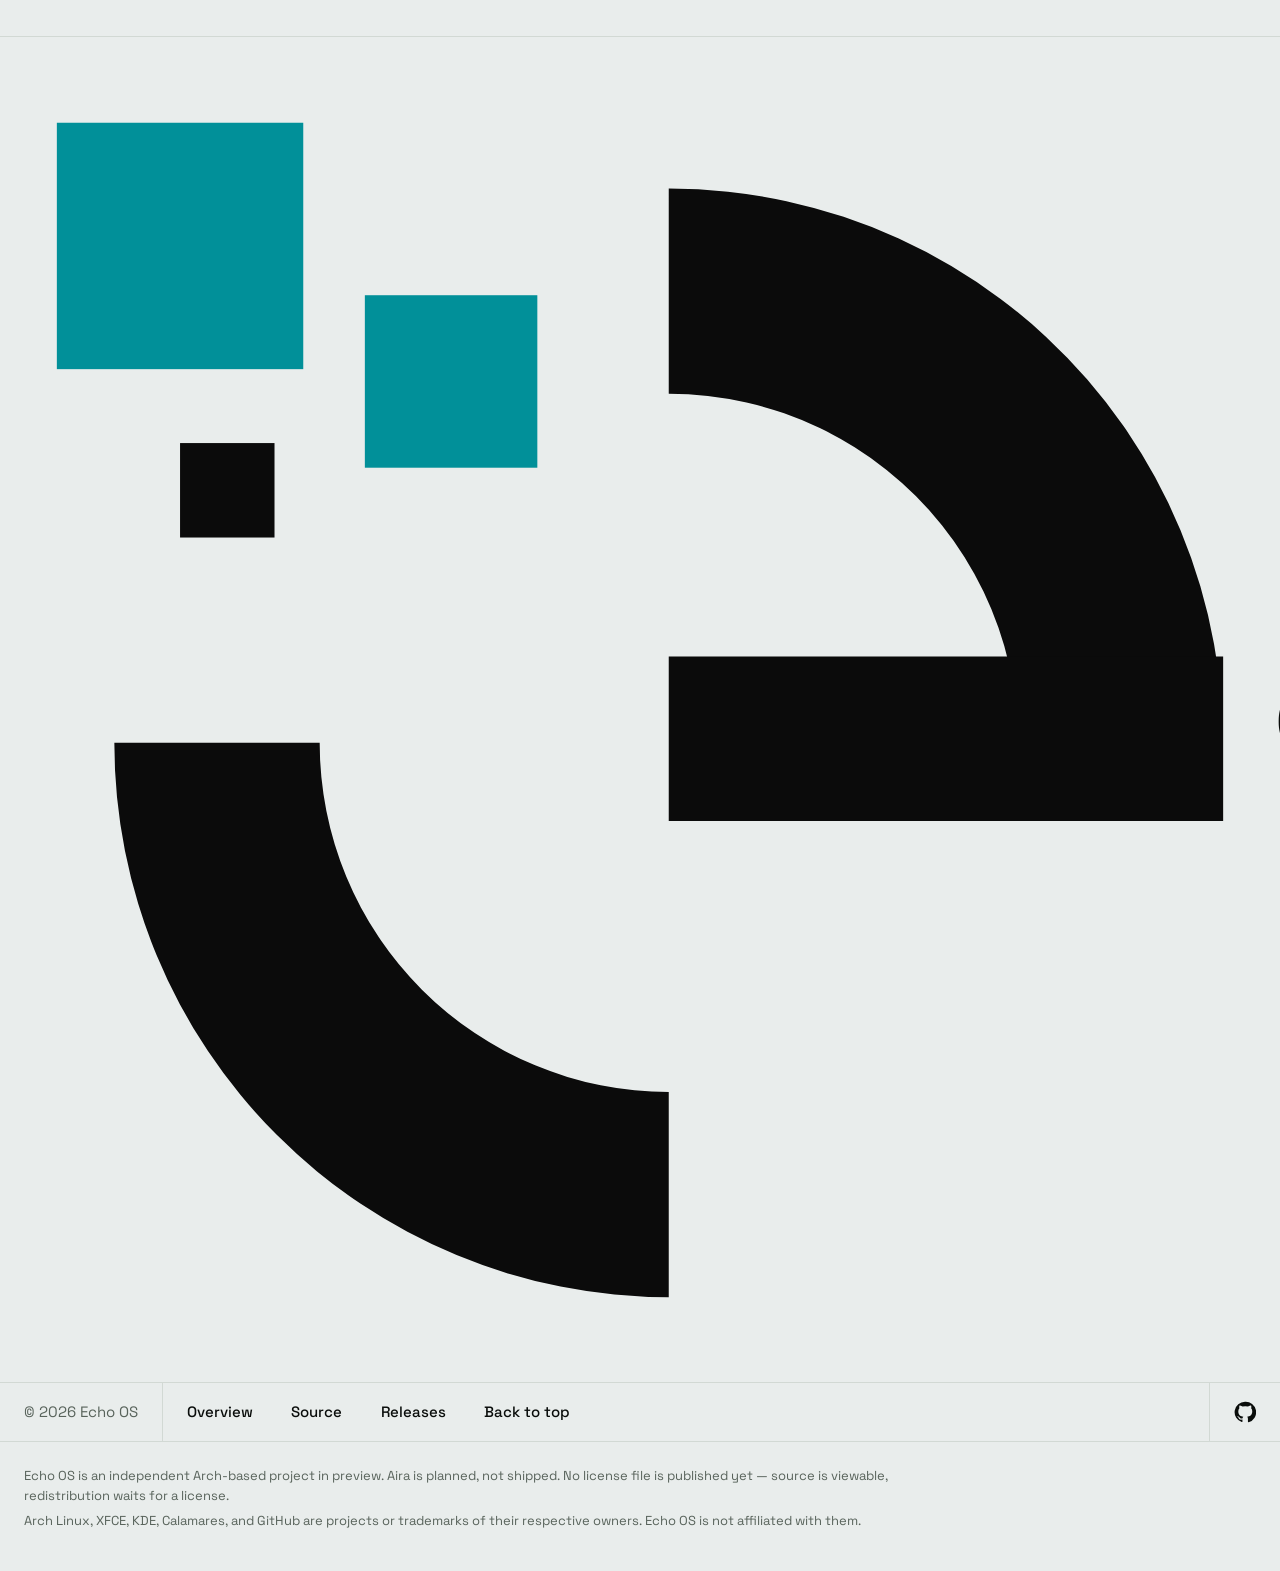
<file: get-started.html>
<!doctype html>
<html lang="en">
<head>
  <meta charset="utf-8">
  <meta name="viewport" content="width=device-width, initial-scale=1, viewport-fit=cover">
  <meta name="color-scheme" content="light">
  <meta name="theme-color" content="#e9edec">
  <title>Get started — Echo OS</title>
  <meta name="description" content="From download to desktop in four moves: write the ISO, boot the live USB, install offline, first boot. Build-it-yourself and the Aira roadmap included.">
  <link rel="icon" href="assets/img/favicon.svg?v=2" type="image/svg+xml">
  <link rel="apple-touch-icon" href="assets/img/favicon.svg?v=2">
  <link rel="manifest" href="site.webmanifest">
  <link rel="preload" href="assets/fonts/space-grotesk-var.woff2" as="font" type="font/woff2" crossorigin>
  <link rel="preload" href="assets/fonts/ibm-plex-mono-400.woff2" as="font" type="font/woff2" crossorigin>
  <link rel="stylesheet" href="assets/css/styles.css?v=2">
  <meta property="og:type" content="website">
  <meta property="og:title" content="Get started — Echo OS">
  <meta property="og:description" content="Plug and play: write the ISO, boot any x86_64 machine, install offline in minutes.">
  <meta property="og:site_name" content="Echo OS">
  <meta property="og:url" content="https://homietal.github.io/Echo/get-started.html">
  <meta property="og:image" content="https://homietal.github.io/Echo/assets/img/og.png">
  <meta name="twitter:card" content="summary_large_image">
  <meta name="twitter:image" content="https://homietal.github.io/Echo/assets/img/og.png">
  <script src="assets/js/main.js" defer></script>
</head>
<body>
  <a class="skip-link" href="#main">Skip to content</a>

  <div class="site-top">
  <div class="countdown" role="region" aria-label="Next release countdown">
    <p class="countdown__inner">
      <span class="countdown__label">preview-2026.11-target/</span>
      <span class="countdown__clock" data-countdown aria-label="Time until the next release target">
        <span data-cd="days">--</span><i>:</i><span data-cd="hours">--</span><i>:</i><span data-cd="minutes">--</span><i>:</i><span data-cd="seconds">--</span>
      </span>
    </p>
  </div>

  <header class="nav">
    <div class="nav__inner">
      <a class="nav__brand" href="index.html" aria-label="Echo OS home">
        <img src="assets/img/echo-mark.svg" width="30" height="30" alt="">
        <span class="nav__wordmark">echo<b>os</b></span>
      </a>

      <nav class="nav__links" aria-label="Primary">
        <a href="get-started.html" aria-current="page">Get started</a>
        <a href="index.html#components">Components</a>
        <a href="index.html#roadmap">Roadmap</a>
        <a href="index.html#proof">Proof</a>
        <a href="index.html#receipts">Status</a>
      </nav>

      <div class="nav__actions">
        <a class="nav__source" href="https://github.com/HomieTal/EchoOS-DEV" rel="noopener" target="_blank">
          Source
          <svg class="icon" viewBox="0 0 16 16" aria-hidden="true"><path d="M4 12 12 4M6 4h6v6"/></svg>
        </a>
        <a class="nav__cta" href="index.html#get-the-iso">
          Download ISO
          <svg class="icon" viewBox="0 0 16 16" aria-hidden="true"><path d="M4 12 12 4M6 4h6v6"/></svg>
        </a>
        <button class="nav__menu-btn" type="button" aria-expanded="false" aria-controls="mobile-menu" aria-label="Open menu" data-menu-toggle>
          <span></span><span></span>
        </button>
      </div>
    </div>
  </header>
  </div>

  <div class="mobile-menu" id="mobile-menu" hidden data-mobile-menu>
    <nav aria-label="Mobile">
      <a href="get-started.html" aria-current="page"><span>01</span>Get started</a>
      <a href="index.html#components"><span>02</span>Components</a>
      <a href="index.html#roadmap"><span>03</span>Roadmap</a>
      <a href="index.html#proof"><span>04</span>Proof</a>
      <a href="index.html#receipts"><span>05</span>Status</a>
      <a href="index.html#get-the-iso"><span>06</span>Get the ISO</a>
      <a href="https://github.com/HomieTal/EchoOS-DEV" rel="noopener" target="_blank"><span>07</span>Source on GitHub</a>
    </nav>
    <div class="mobile-menu__foot">
      <a class="cta cta--primary" href="index.html#get-the-iso">Download the preview ISO</a>
    </div>
  </div>

  <main id="main">
    <section class="page-hero" aria-labelledby="gs-title">
      <p class="mono-meta">
        <span>six steps / no account needed</span>
        <span class="mono-meta__right"><span class="dot-accent" aria-hidden="true"></span> plug and play / plug-in OS manufacturing framework</span>
      </p>
      <h1 class="section-display" id="gs-title" translate="no">get-started/</h1>
      <p class="page-hero__lead">From download to desktop in four moves &mdash; plus two more if you want to build the ISO yourself or follow the AI layer. No accounts, no network during install, no waiting on mirrors.</p>
      <div class="page-hero__actions">
        <a class="cta cta--primary" href="https://github.com/HomieTal/EchoOS-DEV/releases/tag/v3.0.0" data-release-link rel="noopener" target="_blank">
          Download the ISO &middot; <span data-release-size>2.30 GiB (2 parts)</span>
          <svg class="icon" viewBox="0 0 16 16" aria-hidden="true"><path d="M8 2v8M4.5 6.5 8 10l3.5-3.5M3 13h10"/></svg>
        </a>
        <a class="cta cta--ghost" href="index.html">Back to overview</a>
      </div>
    </section>

    <section class="ot-list" aria-label="Steps">
      <div class="tabs" role="group" aria-label="Filter steps">
        <button class="tab is-active" type="button" data-filter="all" aria-pressed="true">all/</button>
        <button class="tab" type="button" data-filter="run" aria-pressed="false">run/</button>
        <button class="tab" type="button" data-filter="install" aria-pressed="false">install/</button>
        <button class="tab" type="button" data-filter="build" aria-pressed="false">build/</button>
      </div>

      <ul class="entry-list">
        <li class="entry" data-cat="run">
          <p class="entry__meta"><span>01</span><span>run/</span></p>
          <h2 class="entry__title" translate="no">write-the-iso/</h2>
          <p class="entry__desc">Download the EchoOS <span data-release-tag>v3.0.0</span> release (<span data-release-iso-date>2026.10.29</span> ISO). GitHub splits files over 2 GB into parts &mdash; rejoin them with <code data-release-join-cmd>cat echoos-fox-2026.10.29-x86_64.iso.part-* &gt; echoos-fox-2026.10.29-x86_64.iso</code>, then check the SHA-256 against the published SHA256SUMS. It takes a second and it is the whole trust model.</p>
          <p class="entry__foot"><span class="entry__status">free</span><a class="text-link" href="index.html#get-the-iso">Get the ISO <svg class="icon" viewBox="0 0 16 16" aria-hidden="true"><path d="M4 12 12 4M6 4h6v6"/></svg></a></p>
        </li>

        <li class="entry" data-cat="run">
          <p class="entry__meta"><span>02</span><span>run/</span></p>
          <h2 class="entry__title" translate="no">boot-the-live-usb/</h2>
          <p class="entry__desc">Plug the stick in and power on. BIOS and UEFI both boot straight into a full KDE Plasma 6 desktop with SDDM autologin &mdash; nothing is installed, nothing on your disk is touched. Explore first; decide later.</p>
          <p class="entry__foot"><span class="entry__status">plug &amp; play</span><a class="text-link" href="https://github.com/HomieTal/EchoOS-DEV/releases/tag/v3.0.0" data-release-link rel="noopener" target="_blank">Release notes <svg class="icon" viewBox="0 0 16 16" aria-hidden="true"><path d="M4 12 12 4M6 4h6v6"/></svg></a></p>
        </li>

        <li class="entry" data-cat="install">
          <p class="entry__meta"><span>03</span><span>install/</span></p>
          <h2 class="entry__title" translate="no">install-offline/</h2>
          <p class="entry__desc">When you are ready, launch Calamares. The full-disk install copies the live system straight to disk &mdash; no mirrors, no network setup. v3.0.0 reworks the installer, writes rEFInd at install time, and syncs it on every boot.</p>
          <p class="entry__foot"><span class="entry__status">offline &middot; no network</span><a class="text-link" href="https://github.com/HomieTal/EchoOS-DEV/tree/main/components/echo-install" rel="noopener" target="_blank">How it works <svg class="icon" viewBox="0 0 16 16" aria-hidden="true"><path d="M4 12 12 4M6 4h6v6"/></svg></a></p>
        </li>

        <li class="entry" data-cat="install">
          <p class="entry__meta"><span>04</span><span>install/</span></p>
          <h2 class="entry__title" translate="no">first-boot/</h2>
          <p class="entry__desc">Reboot into the installed system. Leftovers documented in earlier previews (a harmless live-user account, an uninitialized pacman keyring) are listed in the notes, not hidden &mdash; one command initializes the keyring.</p>
          <p class="entry__foot"><span class="entry__status">known issues, listed</span><a class="text-link" href="https://github.com/HomieTal/EchoOS-DEV/releases/tag/v3.0.0" data-release-link rel="noopener" target="_blank">Read the notes <svg class="icon" viewBox="0 0 16 16" aria-hidden="true"><path d="M4 12 12 4M6 4h6v6"/></svg></a></p>
        </li>

        <li class="entry" data-cat="build">
          <p class="entry__meta"><span>05</span><span>build/</span></p>
          <h2 class="entry__title" translate="no">build-from-source/</h2>
          <p class="entry__desc">Clone the repository and assemble the ISO yourself on an Arch host: the archiso 91 profile, three owned components, and <code>./build.sh</code> with its validation steps.</p>
          <p class="entry__foot"><span class="entry__status">open</span><a class="text-link" href="https://github.com/HomieTal/EchoOS-DEV" rel="noopener" target="_blank">Open the repository <svg class="icon" viewBox="0 0 16 16" aria-hidden="true"><path d="M4 12 12 4M6 4h6v6"/></svg></a></p>
        </li>

        <li class="entry" data-cat="build">
          <p class="entry__meta"><span>06</span><span>build/</span></p>
          <h2 class="entry__title" translate="no">watch-aira/</h2>
          <p class="entry__desc">The AI-on-OS layer is the destination, and it is in development. Nothing ships until it can be inspected, attributed, and turned off. The roadmap says exactly where it stands.</p>
          <p class="entry__foot"><span class="entry__status entry__status--warn">planned</span><a class="text-link" href="index.html#roadmap">See the roadmap <svg class="icon" viewBox="0 0 16 16" aria-hidden="true"><path d="M4 12 12 4M6 4h6v6"/></svg></a></p>
        </li>
      </ul>
    </section>
  </main>

  <footer class="footer">
    <div class="footer__brandrow">
      <p class="footer__wordmark" translate="no">
        <img src="assets/img/echo-mark.svg" alt="" aria-hidden="true"><span>echo<b>os</b></span>
      </p>
    </div>
    <div class="footer__bar">
      <p>&copy; 2026 Echo OS</p>
      <nav aria-label="Footer">
        <a href="index.html">Overview</a>
        <a href="https://github.com/HomieTal/EchoOS-DEV" rel="noopener" target="_blank">Source</a>
        <a href="https://github.com/HomieTal/EchoOS-DEV/releases" rel="noopener" target="_blank">Releases</a>
        <a href="#main">Back to top</a>
      </nav>
      <a class="footer__gh" href="https://github.com/HomieTal/EchoOS-DEV" rel="noopener" target="_blank" aria-label="Echo OS on GitHub">
        <svg class="icon" viewBox="0 0 24 24" aria-hidden="true"><path d="M12 .8a11.4 11.4 0 0 0-3.6 22.2c.6.1.8-.2.8-.5v-2.2c-3.3.7-4-1.4-4-1.4-.5-1.4-1.3-1.7-1.3-1.7-1.1-.7.1-.7.1-.7 1.2.1 1.9 1.2 1.9 1.2 1.1 1.8 2.8 1.3 3.5 1 .1-.8.4-1.3.8-1.6-2.7-.3-5.5-1.3-5.5-5.9 0-1.3.5-2.4 1.2-3.2-.1-.3-.5-1.5.1-3.1 0 0 1-.3 3.3 1.2a11.3 11.3 0 0 1 6 0c2.3-1.5 3.3-1.2 3.3-1.2.6 1.6.2 2.8.1 3.1.8.8 1.2 1.9 1.2 3.2 0 4.6-2.8 5.6-5.5 5.9.4.4.8 1.1.8 2.2v3.3c0 .3.2.6.8.5A11.4 11.4 0 0 0 12 .8Z"/></svg>
      </a>
    </div>
    <div class="footer__fine">
      <p>Echo OS is an independent Arch-based project in preview. Aira is planned, not shipped. No license file is published yet &mdash; source is viewable, redistribution waits for a license.</p>
      <p>Arch Linux, XFCE, KDE, Calamares, and GitHub are projects or trademarks of their respective owners. Echo OS is not affiliated with them.</p>
    </div>
  </footer>

  <div class="toast" role="status" aria-live="polite" data-toast></div>
</body>
</html>
</file>
<file: assets/css/styles.css>
/* ==========================================================================
   Echo OS — launch site
   Structure-informed redesign: editorial light canvas, 1px rule grid,
   oversized low-weight display type, mono microcopy, one green accent.
   No frameworks, no external requests. Fonts: Space Grotesk + IBM Plex Mono.
   ========================================================================== */

/* ---------- fonts (self-hosted, OFL) ---------- */
@font-face {
  font-family: "Space Grotesk";
  src: url("../fonts/space-grotesk-var.woff2") format("woff2-variations");
  font-weight: 300 700;
  font-display: swap;
}
@font-face {
  font-family: "IBM Plex Mono";
  src: url("../fonts/ibm-plex-mono-400.woff2") format("woff2");
  font-weight: 400;
  font-display: swap;
}
@font-face {
  font-family: "IBM Plex Mono";
  src: url("../fonts/ibm-plex-mono-500.woff2") format("woff2");
  font-weight: 500;
  font-display: swap;
}
@font-face {
  font-family: "IBM Plex Mono";
  src: url("../fonts/ibm-plex-mono-600.woff2") format("woff2");
  font-weight: 600;
  font-display: swap;
}

/* ---------- tokens ---------- */
:root {
  --canvas: #e9edec;
  --canvas-sink: #e2e7e4;
  --border: #d2d9d4;
  --border-soft: #dde3df;
  --ink: #0a0d0b;
  --muted: #58635b;
  --accent: #08872b;
  --accent-ink: #ffffff;
  --surface: #ffffff;
  --matte: #f2f5f3;
  --dark: #0b0e12;
  --term-green: #3fd158;

  --font-sans: "Space Grotesk", -apple-system, "Segoe UI", Helvetica, Arial, sans-serif;
  --font-mono: "IBM Plex Mono", ui-monospace, "SFMono-Regular", Menlo, monospace;

  --gutter: 24px;
  --maxw: 1600px;

  --nav-h: 72px;
  --cd-h: 43px;

  --ease: cubic-bezier(0.22, 0.61, 0.36, 1);
}

/* ---------- reset ---------- */
*, *::before, *::after { box-sizing: border-box; }
html { scroll-behavior: smooth; -webkit-text-size-adjust: 100%; }
body {
  margin: 0;
  background: var(--canvas);
  color: var(--ink);
  font-family: var(--font-sans);
  font-size: 16px;
  line-height: 1.5;
  font-weight: 400;
  text-rendering: optimizeLegibility;
  -webkit-font-smoothing: antialiased;
}
h1, h2, h3, h4, p, ol, ul, blockquote, figure { margin: 0; }
ol, ul { padding: 0; list-style: none; }
img { display: block; max-width: 100%; height: auto; }
a { color: inherit; text-decoration: none; }
button {
  font: inherit;
  color: inherit;
  background: none;
  border: 0;
  padding: 0;
  cursor: pointer;
}
code { font-family: var(--font-mono); font-size: 0.85em; }
b, strong { font-weight: 600; }
:focus-visible { outline: 2px solid var(--accent); outline-offset: 2px; }
::selection { background: rgba(8, 135, 43, 0.22); }

.icon { width: 1em; height: 1em; fill: none; stroke: currentColor; stroke-width: 1.6; stroke-linecap: round; stroke-linejoin: round; flex: none; }

.skip-link {
  position: fixed;
  top: -48px;
  left: 16px;
  z-index: 100;
  background: var(--ink);
  color: #fff;
  padding: 10px 16px;
  border-radius: 6px;
  transition: top 0.2s var(--ease);
}
.skip-link:focus { top: 12px; }

/* fixed countdown + nav offset */
body { padding-top: calc(var(--cd-h) + var(--nav-h)); }

.rail {
  max-width: var(--maxw);
  margin-inline: auto;
  padding-inline: var(--gutter);
}

/* ---------- shared type ---------- */
.section-display {
  font-size: clamp(2.25rem, 1.2rem + 4.6vw, 4.5rem);
  font-weight: 450;
  line-height: 1.05;
  letter-spacing: -0.02em;
}

.mono-meta {
  display: flex;
  justify-content: space-between;
  gap: var(--sp-2, 16px);
  font-family: var(--font-mono);
  font-size: 14px;
  line-height: 20px;
  color: var(--muted);
}
.mono-meta__right { text-align: right; }

.dot-accent {
  display: inline-block;
  width: 8px;
  height: 8px;
  background: var(--accent);
  margin-right: 6px;
}

.cursor {
  display: inline-block;
  width: 10px;
  height: 1.05em;
  background: var(--accent);
  vertical-align: text-bottom;
  animation: blink 1s steps(1) infinite;
}
@keyframes blink { 50% { opacity: 0; } }

/* ---------- buttons ---------- */
.cta {
  display: inline-flex;
  align-items: center;
  justify-content: space-between;
  gap: 16px;
  min-height: 56px;
  padding: 14px 22px;
  border-radius: 6px;
  font-size: 16px;
  font-weight: 500;
  transition: background-color 0.2s var(--ease), color 0.2s var(--ease), border-color 0.2s var(--ease);
}
.cta--wide { width: 100%; }
.cta--primary { background: var(--accent); color: var(--accent-ink); }
.cta--primary:hover { background: #06631f; }
.cta--ghost {
  background: var(--canvas-sink);
  color: var(--ink);
  border: 1px solid var(--border);
}
.cta--ghost:hover { background: #d8dedb; }

.btn-square {
  display: inline-flex;
  align-items: center;
  justify-content: center;
  gap: 10px;
  min-width: 44px;
  min-height: 44px;
  padding: 10px 16px;
  border: 1px solid var(--border);
  border-radius: 6px;
  background: var(--canvas-sink);
  font-size: 15px;
  font-weight: 500;
  transition: background-color 0.2s var(--ease);
}
.btn-square:hover { background: #d8dedb; }
.btn-square--lg { min-height: 56px; padding: 14px 22px; }

.text-link {
  display: inline-flex;
  align-items: center;
  gap: 8px;
  font-size: 15px;
  font-weight: 500;
  color: var(--ink);
  border-bottom: 1px solid var(--border);
  padding-bottom: 2px;
  transition: border-color 0.2s var(--ease);
}
.text-link:hover { border-color: var(--ink); }
.text-link .icon { width: 14px; height: 14px; }

/* ---------- toast ---------- */
.toast {
  position: fixed;
  left: 50%;
  bottom: 24px;
  transform: translate(-50%, 16px);
  z-index: 90;
  background: var(--ink);
  color: #fff;
  font-family: var(--font-mono);
  font-size: 13px;
  padding: 10px 16px;
  border-radius: 6px;
  opacity: 0;
  pointer-events: none;
  transition: opacity 0.25s var(--ease), transform 0.25s var(--ease);
}
.toast.is-on { opacity: 1; transform: translate(-50%, 0); }

/* ==========================================================================
   countdown bar
   ========================================================================== */
.site-top {
  position: fixed;
  inset-inline: 0;
  top: 0;
  z-index: 60;
}

.countdown {
  background: var(--dark);
  color: #fff;
}
.countdown__inner {
  max-width: var(--maxw);
  margin-inline: auto;
  padding-inline: var(--gutter);
  height: var(--cd-h);
  display: flex;
  align-items: center;
  gap: 20px;
  font-family: var(--font-mono);
  font-size: 14px;
}
.countdown__label { color: #fff; white-space: nowrap; }
.countdown__clock { color: var(--term-green); font-weight: 500; font-variant-numeric: tabular-nums; }
.countdown__clock i { font-style: normal; color: rgba(255, 255, 255, 0.55); padding-inline: 2px; }

/* ==========================================================================
   navigation
   ========================================================================== */
.nav {
  background: var(--canvas);
  border-bottom: 1px solid var(--border);
}
.nav__inner {
  max-width: var(--maxw);
  margin-inline: auto;
  height: var(--nav-h);
  display: flex;
  align-items: stretch;
}
.nav__brand {
  display: flex;
  align-items: center;
  gap: 10px;
  padding-inline: var(--gutter);
  border-right: 1px solid var(--border);
}
.nav__wordmark {
  font-size: 20px;
  font-weight: 600;
  letter-spacing: -0.02em;
  text-transform: lowercase;
}
.nav__wordmark b { color: var(--accent); font-weight: 600; }

.nav__links {
  display: flex;
  align-items: stretch;
}
.nav__links a {
  display: flex;
  align-items: center;
  padding-inline: 20px;
  font-size: 16px;
  border-right: 1px solid var(--border);
  transition: background-color 0.2s var(--ease);
}
.nav__links a:hover { background: var(--canvas-sink); }

.nav__actions {
  margin-left: auto;
  display: flex;
  align-items: stretch;
}
.nav__source {
  display: flex;
  align-items: center;
  gap: 8px;
  padding-inline: 20px;
  font-size: 16px;
  border-left: 1px solid var(--border);
  transition: background-color 0.2s var(--ease);
}
.nav__source:hover { background: var(--canvas-sink); }
.nav__source .icon { width: 13px; height: 13px; }
.nav__cta {
  display: flex;
  align-items: center;
  gap: 8px;
  padding-inline: 24px;
  background: var(--accent);
  color: var(--accent-ink);
  font-size: 16px;
  font-weight: 500;
  transition: background-color 0.2s var(--ease);
}
.nav__cta:hover { background: #06631f; }
.nav__menu-btn {
  display: none;
  width: 56px;
  border-left: 1px solid var(--border);
  flex-direction: column;
  align-items: center;
  justify-content: center;
  gap: 6px;
}
.nav__menu-btn span {
  display: block;
  width: 20px;
  height: 2px;
  background: var(--ink);
  transition: transform 0.2s var(--ease);
}
.nav__menu-btn[aria-expanded="true"] span:first-child { transform: translateY(4px) rotate(45deg); }
.nav__menu-btn[aria-expanded="true"] span:last-child { transform: translateY(-4px) rotate(-45deg); }

/* mobile menu */
.mobile-menu {
  position: fixed;
  inset: calc(var(--cd-h) + var(--nav-h)) 0 0;
  z-index: 55;
  background: var(--canvas);
  border-top: 1px solid var(--border);
  padding: 40px var(--gutter) 40px;
  display: flex;
  flex-direction: column;
  gap: 40px;
  overflow-y: auto;
}
.mobile-menu[hidden] { display: none; }
.mobile-menu nav { display: flex; flex-direction: column; }
.mobile-menu nav a {
  display: flex;
  align-items: baseline;
  gap: 16px;
  padding: 18px 0;
  border-bottom: 1px solid var(--border);
  font-size: clamp(1.5rem, 6vw, 2rem);
  font-weight: 450;
  letter-spacing: -0.01em;
}
.mobile-menu nav a span {
  font-family: var(--font-mono);
  font-size: 13px;
  color: var(--muted);
}
.mobile-menu__foot { margin-top: auto; display: grid; gap: 16px; }

/* ==========================================================================
   hero
   ========================================================================== */
.hero__wordmark {
  font-size: clamp(4.2rem, 13.2vw, 13rem);
  font-weight: 600;
  line-height: 0.96;
  letter-spacing: -0.035em;
  text-transform: lowercase;
  white-space: nowrap;
  padding: clamp(16px, 2.4vw, 40px) var(--gutter) clamp(12px, 1.6vw, 28px);
  max-width: var(--maxw);
  margin-inline: auto;
  display: flex;
  align-items: baseline;
}
.hero__mark { display: inline-flex; margin-inline: 0.05em; align-self: center; color: var(--accent); }
.hero__mark svg { display: block; height: 0.55em; width: auto; }
.hero__apo {
  line-height: 0;
  position: relative;
  top: -0.32em;
  margin-inline: 0.04em;
}
.hero__apo.is-hidden { opacity: 0; }
.hero__apo.is-revealed { opacity: 1; transition: opacity 0.15s linear; }

.hero__grid {
  max-width: var(--maxw);
  margin-inline: auto;
  border: 1px solid var(--border);
  border-bottom: 1px solid var(--border);
  display: grid;
  grid-template-columns: 1.04fr 1fr;
}
.hero__cell { padding: clamp(20px, 2.4vw, 40px); min-height: 300px; display: flex; flex-direction: column; }
.hero__cell--statement {
  border-right: 1px solid var(--border);
  justify-content: space-between;
  gap: 40px;
}
.hero__statement {
  font-size: clamp(2.25rem, 1rem + 4.4vw, 4.25rem);
  font-weight: 450;
  line-height: 1.06;
  letter-spacing: -0.02em;
}
.hero__fn { color: var(--accent); font-size: 0.5em; vertical-align: super; text-decoration: none; }
.hero__framework {
  display: inline-flex;
  align-items: center;
  gap: 0.6em;
  margin-top: clamp(14px, 1.8vw, 24px);
  padding: 0.55em 0.9em;
  border: 1px solid var(--border);
  font-family: "IBM Plex Mono", ui-monospace, monospace;
  font-size: clamp(0.78rem, 0.6rem + 0.5vw, 0.95rem);
  letter-spacing: 0.04em;
  color: var(--ink);
  background: #ffffff;
}
.hero__framework__sq {
  width: 0.72em;
  height: 0.72em;
  flex: none;
  background: #019099;
}

.hero__pitch {
  max-width: 56ch;
  font-size: clamp(1.125rem, 1rem + 0.6vw, 1.375rem);
  line-height: 1.5;
  color: var(--muted);
  flex: 1;
}
.hero__pitch a { color: var(--accent); font-weight: 500; }
.hero__pitch a sup { font-size: 0.7em; }
.hero__cell--pitch .cta { margin-top: 24px; }

/* boot stage */
.hero__stage {
  max-width: var(--maxw);
  margin-inline: auto;
}
.boot {
  border-inline: 1px solid var(--border);
  border-bottom: 1px solid var(--border);
}
.boot__screen {
  position: relative;
  background-color: var(--matte);
  background-image:
    linear-gradient(var(--border) 1px, transparent 1px),
    linear-gradient(90deg, var(--border) 1px, transparent 1px);
  background-size: calc(100% / 94) calc(100% / 26);
  aspect-ratio: 94 / 26;
  min-height: 240px;
  padding: 0;
  overflow: hidden;
  display: flex;
}
@media (max-width: 1012px) {
  .boot__screen {
    aspect-ratio: 67 / 26;
    background-size: calc(100% / 67) calc(100% / 26);
  }
}
.boot__lines {
  font-family: var(--font-mono);
  font-size: clamp(12px, 1.2vw, 15px);
  line-height: 2;
  color: var(--ink);
  align-self: flex-start;
  width: 100%;
  padding: clamp(16px, 2.4vw, 32px);
}
.boot__lines li { display: flex; gap: 12px; white-space: nowrap; opacity: 0; transform: translateY(4px); }
.boot__lines li.is-in { opacity: 1; transform: none; transition: opacity 0.25s var(--ease), transform 0.25s var(--ease); }
.boot__lines .k { color: var(--accent); }
.boot__lines .dots { flex: 1; overflow: hidden; color: #a9b4ac; }
.boot__lines .ok { color: var(--accent); }
.boot__lines .warn { color: #a4611c; }

.boot__desktop {
  position: absolute;
  inset: auto 8% 8% auto;
  width: min(46%, 420px);
  border: 1px solid var(--border);
  background: var(--surface);
  padding: 12px;
  display: none;
}
.boot__desktop.is-in { display: block; animation: hud-enter 0.5s var(--ease); }
@keyframes hud-enter {
  from { opacity: 0; transform: translateY(12px); }
  to { opacity: 1; transform: none; }
}
.boot__bar { display: flex; gap: 5px; margin-bottom: 10px; }
.boot__bar i { width: 8px; height: 8px; border-radius: 50%; background: var(--border); }
.boot__bar i:first-child { background: var(--accent); }
.boot__win b { display: block; font-family: var(--font-mono); font-size: 12px; color: var(--ink); }
.boot__win em { font-family: var(--font-mono); font-style: normal; font-size: 11px; color: var(--muted); }

.boot__badge {
  position: absolute;
  top: clamp(12px, 1.6vw, 20px);
  right: clamp(16px, 2.4vw, 32px);
  font-family: var(--font-mono);
  font-size: 12px;
  color: var(--accent);
  letter-spacing: 0.06em;
}
.boot__badge.is-busy { animation: blink 1s steps(1) infinite; }

.boot__shots { position: absolute; inset: 0; display: none; }
.boot__shots.is-in { display: block; }
.boot__shot {
  position: absolute;
  right: 6%;
  bottom: 10%;
  width: min(58%, 620px);
  border: 1px solid var(--border);
  background: var(--surface);
  padding: 10px;
  opacity: 0;
  visibility: hidden;
  transform: translateY(10px);
  transition: opacity 0.45s var(--ease), transform 0.45s var(--ease), visibility 0.45s;
}
.boot__shot.is-active { opacity: 1; visibility: visible; transform: none; }
.boot__shot img { width: 100%; aspect-ratio: 16 / 9; object-fit: cover; display: block; }
.boot__shot figcaption {
  display: flex;
  justify-content: space-between;
  gap: 12px;
  padding-top: 8px;
  font-family: var(--font-mono);
  font-size: 11px;
  color: var(--muted);
}

.hero__stage-strip {
  display: flex;
  align-items: center;
  justify-content: space-between;
  gap: 16px;
  padding: 18px var(--gutter);
  border-inline: 1px solid var(--border);
  border-bottom: 1px solid var(--border);
}
.hero__stage-label { font-family: var(--font-mono); font-size: 14px; color: var(--ink); }
.hero__stage-hud { display: flex; align-items: center; gap: 18px; }
.hero__stage-hud .mono-meta__right { font-size: 13px; }

/* ==========================================================================
   ticker — colored segments with mono label and arrows, 44px strip
   ========================================================================== */
.ticker {
  --ticker-h: 44px;
  position: relative;
  display: flex;
  border-top: 1px solid var(--border);
  background: var(--canvas);
  padding-block: 24px;
  overflow: hidden;
}
@media (min-width: 1280px) {
  .ticker { padding-block: 48px; }
}
.ticker__viewport {
  position: relative;
  display: flex;
  flex: 1 1 100%;
  min-width: 0;
  height: var(--ticker-h);
  overflow: hidden;
}
.ticker__group {
  display: flex;
  flex: 1 0 100%;
  justify-content: space-around;
  animation: ticker-scroll 40s linear infinite;
}
.ticker.is-paused .ticker__group { animation-play-state: paused; }
@keyframes ticker-scroll {
  to { transform: translateX(-100%); }
}
.ticker__item {
  flex-shrink: 0;
  color: #000;
  line-height: var(--ticker-h);
  padding-inline: 16px;
  white-space: nowrap;
}
.ticker__item:nth-child(3n+1) { background-color: #66ff8d; }
.ticker__item:nth-child(3n+2) { background-color: #bba00a; }
.ticker__item:nth-child(3n+3) { color: #3d0a28; background-color: #ae85ff; }
.ticker__label {
  display: inline-block;
  white-space: nowrap;
  font-family: var(--font-mono);
  font-size: 16px;
  font-weight: 400;
  color: inherit;
}
.ticker__icon {
  display: inline-block;
  width: 14px;
  height: 14px;
  margin-left: 48px;
  opacity: 0.5;
  vertical-align: -2px;
}
.ticker__toggle {
  position: absolute;
  right: 0;
  top: calc(50% - 22px);
  width: 40px;
  height: var(--ticker-h);
  border: 1px solid var(--border);
  border-radius: 0;
  background: #dee1e0;
  display: grid;
  place-items: center;
  z-index: 2;
}
.ticker__toggle .icon--play { display: none; }
.ticker.is-paused .icon--pause { display: none; }
.ticker.is-paused .icon--play { display: block; }

.visually-hidden {
  position: absolute;
  width: 1px;
  height: 1px;
  margin: -1px;
  padding: 0;
  overflow: hidden;
  clip: rect(0 0 0 0);
  white-space: nowrap;
  border: 0;
}

/* cursor trail — grid-snapped glyph blocks that pop in and shrink away */
.trail-block {
  position: fixed;
  top: 0;
  left: 0;
  z-index: 5;
  pointer-events: none;
  text-align: center;
  overflow: hidden;
}
.trail-face {
  display: flex;
  align-items: center;
  justify-content: center;
  width: 100%;
  height: 100%;
  color: rgba(10, 13, 11, 0.8);
  transform: scale(0);
  transition: transform 0.1s cubic-bezier(0.3, 0.41, 0.04, 1.01);
}
.trail-block.is-active .trail-face { transform: scale(1); }

/* hero wordmark auto-typing */
.hero__type .type-letter { opacity: 0; }
.hero__type .type-letter.is-on { opacity: 1; transition: opacity 0.12s linear; }
.hero__mark { opacity: 1; }
.hero__mark.is-hidden { opacity: 0; }
.hero__mark.is-revealed { opacity: 1; transition: opacity 0.15s linear; }
.hero__cursor { align-self: center; }

/* ==========================================================================
   river
   ========================================================================== */
.river__intro {
  max-width: var(--maxw);
  margin-inline: auto;
  padding: clamp(48px, 7vw, 110px) var(--gutter);
}
.river__title {
  max-width: 22ch;
  font-size: clamp(2rem, 1.1rem + 3.6vw, 3.5rem);
  font-weight: 450;
  line-height: 1.1;
  letter-spacing: -0.02em;
}

.river__row {
  max-width: var(--maxw);
  margin-inline: auto;
  border-top: 1px solid var(--border);
  display: grid;
  grid-template-columns: 1fr 1fr;
}
.river__copy {
  padding: clamp(24px, 3vw, 48px);
  display: flex;
  flex-direction: column;
  gap: 24px;
  justify-content: flex-start;
  min-height: 340px;
}
.river__row--start .river__copy { order: 1; }
.river__row--start .river__visual { order: 2; border-left: 1px solid var(--border); }
.river__row--end .river__copy { order: 2; }
.river__row--end .river__visual { order: 1; border-right: 1px solid var(--border); }

.river__label {
  font-family: var(--font-mono);
  font-size: clamp(1.125rem, 1rem + 0.8vw, 1.5rem);
  font-weight: 500;
  letter-spacing: -0.01em;
}
.river__copy p { max-width: 44ch; font-size: 17px; color: var(--ink); }
.river__copy .text-link { margin-top: auto; align-self: flex-start; }

.river__visual { position: relative; overflow: hidden; }
.river__visual .art { aspect-ratio: 1 / 1; }
.river__img {
  position: absolute;
  inset: 0;
  width: 100%;
  height: 100%;
  object-fit: cover;
}
.river__visual .art__caption {
  position: absolute;
  left: clamp(16px, 2vw, 28px);
  bottom: clamp(12px, 1.6vw, 20px);
  z-index: 1;
  background: rgba(233, 237, 236, 0.92);
  padding: 3px 8px;
}

/* art tiles (original diagrams, no stock imagery) */
.art {
  position: relative;
  height: 100%;
  background-color: var(--matte);
  background-image:
    linear-gradient(var(--border-soft) 1px, transparent 1px),
    linear-gradient(90deg, var(--border-soft) 1px, transparent 1px);
  background-size: 28px 28px;
  display: flex;
  flex-direction: column;
  justify-content: center;
  padding: clamp(20px, 3vw, 44px);
}
.art__caption {
  position: absolute;
  left: clamp(16px, 2vw, 28px);
  bottom: clamp(12px, 1.6vw, 20px);
  font-family: var(--font-mono);
  font-size: 12px;
  color: var(--muted);
}
.art__bootlist { display: grid; gap: 10px; }
.art__bootlist span {
  display: flex;
  justify-content: space-between;
  align-items: baseline;
  gap: 16px;
  border: 1px solid var(--border);
  background: var(--surface);
  padding: 14px 18px;
  font-family: var(--font-mono);
  font-size: clamp(12px, 1.1vw, 14px);
}
.art__bootlist b { font-weight: 600; }
.art__bootlist u { text-decoration: none; color: var(--muted); }
.art__pkgs {
  display: grid;
  grid-template-columns: repeat(6, 1fr);
  gap: 10px;
}
.art__pkgs i { aspect-ratio: 1; border: 1px solid var(--border); background: var(--surface); }
.art__pkgs i.is-accent { background: var(--accent); border-color: var(--accent); }
.art__pkgs i.is-dim { background: var(--canvas-sink); }
.art__disk {
  width: min(180px, 42%);
  margin-inline: auto;
  display: grid;
  gap: 8px;
}
.art__disk i { height: 34px; border: 1px solid var(--border); background: var(--surface); }
.art__disk i.is-done { background: var(--ink); border-color: var(--ink); }
.art__disk i.is-live { background: var(--accent); border-color: var(--accent); animation: blink 1.4s steps(1) infinite; }
.art__disk--tall { width: min(140px, 60%); }
.art__disk--tall i { height: 40px; }
.art--fill { justify-content: center; }

/* ==========================================================================
   passes (get the iso)
   ========================================================================== */
.passes { border-top: 1px solid var(--border); }
.passes__head {
  max-width: var(--maxw);
  margin-inline: auto;
  padding: clamp(48px, 7vw, 110px) var(--gutter) 0;
  display: flex;
  flex-direction: column;
  gap: 24px;
}
.passes__head .section-display { color: var(--ink); }
.tabs {
  display: flex;
  gap: 32px;
  border-bottom: 1px solid var(--border);
  margin-top: 24px;
}
.tab {
  font-family: var(--font-mono);
  font-size: 16px;
  padding: 14px 2px;
  color: var(--muted);
  border-bottom: 2px solid transparent;
  margin-bottom: -1px;
}
.tab:hover { color: var(--ink); }
.tab.is-active { color: var(--ink); border-color: var(--accent); }

.passes__panel { max-width: var(--maxw); margin-inline: auto; }
.passes__cards {
  display: grid;
  grid-template-columns: 1fr 1fr;
  gap: clamp(24px, 6vw, 96px);
  padding: clamp(32px, 4vw, 64px) var(--gutter);
}
.pass-card {
  background: var(--surface);
  border: 1px solid var(--border);
  padding: clamp(24px, 2.6vw, 44px);
  display: flex;
  flex-direction: column;
  gap: 24px;
}
.pass-card__title {
  font-size: clamp(1.75rem, 1.3rem + 1.6vw, 2.25rem);
  font-weight: 450;
  letter-spacing: -0.01em;
  padding-bottom: 24px;
  border-bottom: 1px solid var(--border);
}
.pass-card__desc { color: var(--muted); min-height: 3.2em; }
.pass-card__price {
  font-size: clamp(2rem, 1.4rem + 2.4vw, 3rem);
  font-weight: 450;
  letter-spacing: -0.02em;
}
.pass-card__included { margin-top: 16px; }
.pass-card__included summary { list-style: none; cursor: pointer; }
.pass-card__included summary::-webkit-details-marker { display: none; }
.pass-card__included summary h4 {
  font-size: 15px;
  font-weight: 600;
  padding: 12px 0;
  display: flex;
  justify-content: space-between;
}
.pass-card__included summary h4::after { content: "+"; font-weight: 400; color: var(--muted); }
.pass-card__included[open] summary h4::after { content: "–"; }
.included-list { display: grid; }
.included-list li {
  display: grid;
  grid-template-columns: 32px 1fr;
  gap: 8px;
  padding: 12px 0;
  border-top: 1px solid var(--border-soft);
  font-size: 15.5px;
}
.included-list li i { font-style: normal; font-family: var(--font-mono); font-size: 13px; color: var(--accent); padding-top: 3px; }
.sha-inline { word-break: break-all; font-size: 11px; }
.pass-card__meta {
  font-family: var(--font-mono);
  font-size: 12.5px;
  line-height: 1.6;
  color: var(--muted);
  border-top: 1px solid var(--border);
  padding-top: 16px;
  margin-top: auto;
}
.pass-card__meta code, .pass-card__meta a { color: var(--ink); }

/* ==========================================================================
   components (speakers grid)
   ========================================================================== */
.components { border-top: 1px solid var(--border); }
.components__head {
  max-width: var(--maxw);
  margin-inline: auto;
  padding: clamp(48px, 7vw, 110px) var(--gutter) 40px;
  display: flex;
  flex-wrap: wrap;
  align-items: flex-end;
  justify-content: space-between;
  gap: 24px;
}
.components__aside { max-width: 44ch; color: var(--muted); font-size: 17px; }
.components__grid {
  max-width: var(--maxw);
  margin-inline: auto;
  display: grid;
  grid-template-columns: repeat(4, 1fr);
  gap: 1px;
  background: var(--border);
  border-block: 1px solid var(--border);
}
.comp-tile { min-width: 0; }
.comp-tile__hit {
  display: block;
  width: 100%;
  height: 100%;
  background: var(--canvas);
  text-align: left;
  transition: background-color 0.2s var(--ease);
}
.comp-tile__hit:hover { background: var(--surface); }
.comp-tile__art {
  position: relative;
  display: block;
  width: 100%;
  height: auto;
  max-width: 100%;
  aspect-ratio: 348 / 300;
  background: linear-gradient(180deg, var(--matte), var(--canvas-sink));
  overflow: hidden;
}
.comp-tile__art b {
  position: absolute;
  top: 14px;
  left: 16px;
  font-family: var(--font-mono);
  font-size: 12px;
  font-weight: 500;
  color: var(--muted);
}
.comp-tile__cap {
  display: block;
  padding: 14px 16px;
  border-top: 1px solid var(--border);
  font-family: var(--font-mono);
  font-size: 13px;
  color: var(--ink);
  background: var(--canvas);
}
.comp-tile--planned .comp-tile__art, .comp-tile--planned .comp-tile__cap { opacity: 0.45; }
.comp-tile--planned .comp-tile__art { border-right: 4px solid var(--accent); }

.pat { position: absolute; inset: 0; }
.pat--boot {
  background: repeating-linear-gradient(180deg, var(--ink) 0 2px, transparent 2px 26px);
  inset: 18% 14%;
  opacity: 0.75;
}
.pat--core {
  background-image: radial-gradient(var(--ink) 2.4px, transparent 2.6px);
  background-size: 26px 26px;
  inset: 16% 16%;
  opacity: 0.7;
}
.pat--install {
  background: repeating-linear-gradient(90deg, var(--ink) 0 12px, transparent 12px 30px);
  inset: 22% 22% 18%;
  opacity: 0.7;
}
.pat--aira {
  background: repeating-radial-gradient(circle at 50% 55%, transparent 0 14px, var(--ink) 14px 15.5px);
  inset: 12% 18%;
  opacity: 0.55;
}
.pat--profile {
  background:
    linear-gradient(var(--ink), var(--ink)) 12% 18% / 46% 58% no-repeat,
    linear-gradient(var(--accent), var(--accent)) 48% 42% / 40% 44% no-repeat,
    linear-gradient(var(--ink), var(--ink)) 66% 62% / 30% 30% no-repeat;
  opacity: 0.7;
}
.pat--build {
  background: repeating-linear-gradient(45deg, transparent 0 16px, var(--ink) 16px 18px);
  inset: 20% 16%;
  opacity: 0.55;
}
.pat--docs {
  background: repeating-linear-gradient(180deg, var(--ink) 0 3px, transparent 3px 22px);
  inset: 16% 24% 20% 18%;
  opacity: 0.6;
}
.pat--you {
  background:
    radial-gradient(circle at 50% 42%, transparent 34%, var(--accent) 35% 37%, transparent 38%),
    linear-gradient(var(--accent), var(--accent)) 50% 72% / 4px 26% no-repeat;
  inset: 10% 22%;
}

/* ---------- contributors (speakers grid) ---------- */
.contributors { border-top: 1px solid var(--border); }
.contrib-tile { display: block; }
.contrib-tile__photo {
  position: relative;
  display: block;
  aspect-ratio: 348 / 300;
  background: linear-gradient(180deg, var(--matte), var(--canvas-sink));
  overflow: hidden;
}
.contrib-tile__photo img {
  width: 100%;
  height: 100%;
  object-fit: cover;
  filter: grayscale(1);
  transition: filter 0.25s var(--ease);
}
.contrib-tile:hover .contrib-tile__photo img { filter: grayscale(0); }

/* ==========================================================================
   roadmap (agenda)
   ========================================================================== */
.roadmap {
  border-top: 1px solid var(--border);
  max-width: var(--maxw);
  margin-inline: auto;
  display: grid;
  grid-template-columns: minmax(280px, 380px) 1fr;
  gap: 40px;
  padding: clamp(48px, 7vw, 110px) var(--gutter);
}
.roadmap__side { display: flex; flex-direction: column; align-items: flex-start; gap: 24px; }
.roadmap__note { font-family: var(--font-mono); font-size: 13px; color: var(--muted); max-width: 30ch; }

.roadmap__days {
  display: grid;
  grid-template-columns: repeat(4, 1fr);
}
.day { padding: 0 clamp(16px, 1.6vw, 28px); border-left: 1px solid var(--border); min-width: 0; }
.day:first-child { border-left: 0; padding-left: 0; }
.day:last-child { padding-right: 0; }
.day__label {
  font-size: clamp(1.25rem, 1rem + 1vw, 1.75rem);
  font-weight: 450;
  letter-spacing: -0.01em;
  padding-bottom: 24px;
  border-bottom: 1px solid var(--border);
  white-space: nowrap;
}
.day__list { display: grid; }
.day__list li { padding: 24px 0; border-bottom: 1px solid var(--border-soft); }
.day__list li:last-child { border-bottom: 0; }
.day__time {
  font-family: var(--font-mono);
  font-size: 13px;
  font-weight: 500;
  letter-spacing: 0.02em;
}
.day--done .day__time { color: var(--accent); }
.day--next .day__time { color: #35619e; }
.day--later .day__time { color: #a4611c; }
.day--aira .day__time { color: #6d5f7d; }
.day__title { font-size: 16.5px; font-weight: 500; margin-top: 6px; }
.day__desc { font-size: 14.5px; color: var(--muted); margin-top: 4px; }
.day--aira .day__title { color: var(--muted); }

/* ==========================================================================
   receipts (testimonials)
   ========================================================================== */
.receipts {
  border-top: 1px solid var(--border);
  max-width: var(--maxw);
  margin-inline: auto;
  padding: clamp(48px, 7vw, 110px) var(--gutter);
  display: flex;
  flex-direction: column;
  gap: 40px;
}
.receipts__kicker {
  font-family: var(--font-mono);
  font-size: 15px;
  color: var(--ink);
}
.receipts__stage { position: relative; min-height: clamp(180px, 22vw, 280px); }
.receipt { position: absolute; inset: 0; opacity: 0; visibility: hidden; transform: translateY(10px); transition: opacity 0.4s var(--ease), transform 0.4s var(--ease), visibility 0.4s; }
.receipt.is-active { opacity: 1; visibility: visible; transform: none; position: relative; }
.receipt__prefix {
  font-family: var(--font-mono);
  font-size: 15px;
  color: var(--accent);
  margin-bottom: 16px;
}
.receipt__text {
  max-width: 24ch;
  font-size: clamp(1.75rem, 1rem + 3vw, 3.25rem);
  font-weight: 450;
  line-height: 1.16;
  letter-spacing: -0.02em;
}
.receipts__nav {
  display: flex;
  align-items: center;
  justify-content: space-between;
  border-top: 1px solid var(--border);
  padding-top: 24px;
}
.receipts__count { font-family: var(--font-mono); font-size: 14px; color: var(--muted); font-variant-numeric: tabular-nums; }
.receipts__buttons { display: flex; gap: 10px; }

/* ==========================================================================
   proof (videos)
   ========================================================================== */
.proof { border-top: 1px solid var(--border); }
.proof__head {
  max-width: var(--maxw);
  margin-inline: auto;
  padding: clamp(48px, 7vw, 110px) var(--gutter) 40px;
  display: flex;
  flex-wrap: wrap;
  align-items: flex-end;
  justify-content: space-between;
  gap: 24px;
}
.proof__sub { max-width: 48ch; color: var(--muted); font-size: 17px; margin-top: 16px; }
.proof__layout {
  max-width: var(--maxw);
  margin-inline: auto;
  display: grid;
  grid-template-columns: 1fr minmax(300px, 400px);
  gap: clamp(24px, 3vw, 48px);
  padding: 0 var(--gutter) clamp(48px, 7vw, 110px);
}
.proof__feature { position: relative; min-width: 0; }
.shot { display: none; }
.shot.is-active { display: block; }
.shot__img { width: 100%; aspect-ratio: 21 / 10; object-fit: cover; border: 1px solid var(--border); background: var(--matte); }
.shot__fallback .art { aspect-ratio: 21 / 10; border: 1px solid var(--border); }
.shot figcaption {
  display: flex;
  justify-content: space-between;
  gap: 16px;
  padding: 14px 2px 0;
  font-family: var(--font-mono);
  font-size: 13px;
}
.shot__meta { color: var(--muted); }

.proof__playlist { display: flex; flex-direction: column; gap: 10px; align-content: start; }
.playlist-item {
  display: grid;
  grid-template-columns: 96px 1fr 20px;
  align-items: center;
  gap: 14px;
  padding: 10px;
  border: 1px solid var(--border);
  background: var(--surface);
  text-align: left;
  transition: border-color 0.2s var(--ease), background-color 0.2s var(--ease);
}
.playlist-item:hover { background: var(--matte); }
.playlist-item.is-active { border-color: var(--ink); box-shadow: inset 3px 0 0 var(--accent); }
.playlist-item__poster { width: 96px; aspect-ratio: 16 / 9; border: 1px solid var(--border); }
.art--mini-boot { background: repeating-linear-gradient(180deg, var(--ink) 0 2px, transparent 2px 12px) 20% 50% / 60% 70% no-repeat, var(--matte); }
.art--mini-install { background: repeating-linear-gradient(90deg, var(--ink) 0 6px, transparent 6px 16px) 50% 50% / 70% 60% no-repeat, var(--matte); }
.art--mini-boot2 { background: radial-gradient(circle at 50% 50%, var(--ink) 3px, transparent 4px) 0 0 / 14px 14px, var(--matte); }
.playlist-item__body b { display: block; font-family: var(--font-mono); font-size: 13px; font-weight: 500; }
.playlist-item__body em { font-style: normal; font-family: var(--font-mono); font-size: 11.5px; color: var(--muted); }
.playlist-item .icon { color: var(--muted); }
.playlist-item.is-active .icon { color: var(--accent); }
.proof__playlist-note { font-family: var(--font-mono); font-size: 12px; color: var(--muted); margin-top: 16px; }

/* ==========================================================================
   footer
   ========================================================================== */
.footer { border-top: 1px solid var(--border); }
.footer__brandrow {
  max-width: var(--maxw);
  margin-inline: auto;
  padding: clamp(32px, 4.4vw, 72px) var(--gutter);
}
.footer__wordmark {
  display: flex;
  align-items: center;
  gap: 0.12em;
  font-size: clamp(3.4rem, 10.6vw, 10.4rem);
  font-weight: 600;
  line-height: 0.95;
  letter-spacing: -0.035em;
  text-transform: lowercase;
  white-space: nowrap;
}
.footer__wordmark .footer__apo {
  line-height: 0;
  position: relative;
  top: -0.26em;
}
.footer__apo svg,
.hero__apo svg { display: block; height: 0.40em; width: auto; }
.footer__wordmark b { color: inherit; font-weight: 600; }

.footer__bar {
  border-top: 1px solid var(--border);
  max-width: var(--maxw);
  margin-inline: auto;
  display: flex;
  align-items: stretch;
}
.footer__bar p {
  display: flex;
  align-items: center;
  padding: 18px var(--gutter);
  border-right: 1px solid var(--border);
  font-size: 15px;
  color: var(--muted);
}
.footer__bar nav {
  flex: 1;
  display: flex;
  align-items: center;
  gap: clamp(16px, 3vw, 40px);
  padding-inline: var(--gutter);
}
.footer__bar nav a { font-size: 15px; font-weight: 500; }
.footer__bar nav a:hover { color: var(--accent); }
.footer__gh {
  display: flex;
  align-items: center;
  padding: 0 var(--gutter);
  border-left: 1px solid var(--border);
}
.footer__gh .icon { width: 22px; height: 22px; fill: var(--ink); stroke: none; }
.footer__gh:hover .icon { fill: var(--accent); }

.footer__fine {
  border-top: 1px solid var(--border);
  max-width: var(--maxw);
  margin-inline: auto;
  padding: 24px var(--gutter) 40px;
  display: grid;
  gap: 6px;
}
.footer__fine p { font-size: 13px; color: var(--muted); max-width: 110ch; }

/* ---------- component detail dialog ---------- */
.comp-dialog {
  width: min(560px, calc(100vw - 40px));
  border: 1px solid var(--border);
  border-radius: 0;
  background: var(--surface);
  color: var(--ink);
  padding: 0;
  margin: auto;
}
.comp-dialog::backdrop { background: rgba(10, 13, 11, 0.55); }
.comp-dialog[open] { animation: hud-enter 0.3s var(--ease); }
.comp-dialog__head {
  display: flex;
  align-items: center;
  justify-content: space-between;
  gap: 16px;
  padding: 20px 24px;
  border-bottom: 1px solid var(--border);
}
.comp-dialog__title { font-size: 24px; font-weight: 450; letter-spacing: -0.01em; }
.comp-dialog__close {
  display: grid;
  place-items: center;
  width: 36px;
  height: 36px;
  border: 1px solid var(--border);
  border-radius: 6px;
  background: var(--canvas-sink);
}
.comp-dialog__close:hover { background: #d8dedb; }
.comp-dialog__status {
  font-family: var(--font-mono);
  font-size: 13px;
  color: var(--accent);
  padding: 16px 24px 0;
}
.comp-dialog__desc { color: var(--muted); padding: 8px 24px 0; font-size: 15.5px; }
.comp-dialog__facts { padding: 16px 24px 0; display: grid; }
.comp-dialog__facts li {
  padding: 10px 0;
  border-top: 1px solid var(--border-soft);
  font-size: 15px;
}
.comp-dialog__facts li:first-child { border-top: 0; padding-top: 0; }
.comp-dialog__link {
  display: inline-flex;
  margin: 16px 24px 24px;
}

/* ---------- get-started page ---------- */
.page-hero {
  max-width: var(--maxw);
  margin-inline: auto;
  padding: clamp(48px, 7vw, 110px) var(--gutter) clamp(32px, 4vw, 56px);
  display: flex;
  flex-direction: column;
  gap: 24px;
}
.page-hero__lead { max-width: 62ch; color: var(--muted); font-size: clamp(1.05rem, 1rem + 0.5vw, 1.25rem); }
.page-hero__actions { display: flex; flex-wrap: wrap; gap: 14px; }

.ot-list {
  max-width: var(--maxw);
  margin-inline: auto;
  padding: 0 var(--gutter) clamp(48px, 7vw, 110px);
}
.ot-list .tabs { margin-bottom: clamp(24px, 3vw, 48px); }
.entry-list {
  display: grid;
  grid-template-columns: 1fr 1fr;
  column-gap: clamp(24px, 4vw, 72px);
}
.entry {
  border-top: 1px solid var(--border);
  padding: 28px 0 36px;
  display: flex;
  flex-direction: column;
  gap: 10px;
}
.entry.is-hidden { display: none; }
.entry__meta {
  display: flex;
  justify-content: space-between;
  font-family: var(--font-mono);
  font-size: 13px;
  color: var(--muted);
}
.entry__title { font-size: clamp(1.375rem, 1.1rem + 1.1vw, 1.75rem); font-weight: 450; letter-spacing: -0.01em; }
.entry__desc { color: var(--muted); font-size: 15.5px; max-width: 52ch; }
.entry__foot {
  margin-top: auto;
  padding-top: 12px;
  display: flex;
  align-items: center;
  justify-content: space-between;
  gap: 16px;
}
.entry__status {
  font-family: var(--font-mono);
  font-size: 13px;
  color: var(--accent);
}
.entry__status--warn { color: #6d5f7d; }

/* ==========================================================================
   404
   ========================================================================== */
.nf {
  max-width: var(--maxw);
  margin-inline: auto;
  min-height: 70vh;
  padding: clamp(48px, 8vw, 130px) var(--gutter);
  display: flex;
  flex-direction: column;
  justify-content: center;
  gap: var(--sp-3, 24px);
}
.nf__meta { margin-bottom: var(--sp-3, 24px); }
.nf__title {
  font-size: clamp(3rem, 2rem + 8vw, 8rem);
  font-weight: 450;
  line-height: 1;
  letter-spacing: -0.03em;
}
.nf__lead { max-width: 46ch; color: var(--muted); font-size: 18px; }
.nf__actions { display: flex; flex-wrap: wrap; gap: 14px; margin-top: var(--sp-3, 24px); }

/* ==========================================================================
   reveal on scroll
   ========================================================================== */
.js .rv { opacity: 0; transform: translateY(22px); transition: opacity 0.6s var(--ease), transform 0.6s var(--ease); }
.js .rv.is-visible { opacity: 1; transform: none; }

/* ==========================================================================
   responsive
   ========================================================================== */
@media (max-width: 1024px) {
  :root { --nav-h: 64px; }
  .nav__links, .nav__source { display: none; }
  .nav__menu-btn { display: flex; }
  .hero__grid { grid-template-columns: 1fr; }
  .hero__cell--statement { border-right: 0; border-bottom: 1px solid var(--border); min-height: 0; }
  .river__row { grid-template-columns: 1fr; }
  .river__row .river__copy { order: 1 !important; border-bottom: 1px solid var(--border); min-height: 0; }
  .river__row .river__visual { order: 2 !important; border: 0 !important; }
  .river__visual .art { aspect-ratio: 4 / 3; }
  .passes__cards { grid-template-columns: 1fr; gap: 24px; }
  .components__grid { grid-template-columns: repeat(2, 1fr); }
  .roadmap { grid-template-columns: 1fr; }
  .roadmap__days { grid-template-columns: repeat(2, 1fr); gap: 40px 0; }
  .day:nth-child(odd) { border-left: 0; padding-left: 0; }
  .proof__layout { grid-template-columns: 1fr; }
}

@media (max-width: 640px) {
  :root { --gutter: 20px; --cd-h: 67px; }
  .nav__brand { padding-inline: var(--gutter) 14px; }
  .nav__cta { padding-inline: 16px; font-size: 15px; white-space: nowrap; }
  .components__grid { display: flex; overflow-x: auto; scroll-snap-type: x mandatory; }
  .comp-tile { flex: 0 0 min(64%, 280px); scroll-snap-align: start; }
  .entry-list { grid-template-columns: 1fr; }
  .countdown__inner { flex-direction: column; align-items: flex-start; justify-content: center; gap: 2px; font-size: 12.5px; }
  .components__grid { grid-template-columns: 1fr 1fr; }
  .roadmap__days { grid-template-columns: 1fr; }
  .day { border-left: 0; padding-inline: 0; }
  .tabs { gap: 20px; }
  .receipt__text { max-width: 100%; }
  .ticker__track { gap: 18px; }
  .hero__statement { white-space: normal; }
  .footer__bar { flex-wrap: wrap; }
  .footer__bar p { flex: 1 1 100%; border-right: 0; border-bottom: 1px solid var(--border); }
  .footer__gh { border-left: 0; margin-left: auto; }
}

/* ==========================================================================
   reduced motion
   ========================================================================== */
@media (prefers-reduced-motion: reduce) {
  html { scroll-behavior: auto; }
  .cursor, .art__disk i.is-live, .boot__badge.is-busy { animation: none; }
  .js .rv { opacity: 1; transform: none; transition: none; }
  .boot__lines li { opacity: 1; transform: none; transition: none; }
  .receipt { transition: none; }
  .boot__desktop.is-in { animation: none; }
  .trail-block { display: none; }
  .ticker__group { animation: none; }
  .hero__type .type-letter { opacity: 1; }
  .hero__mark.is-hidden { opacity: 1; }
  .boot__shots { display: none !important; }
}
</file>
